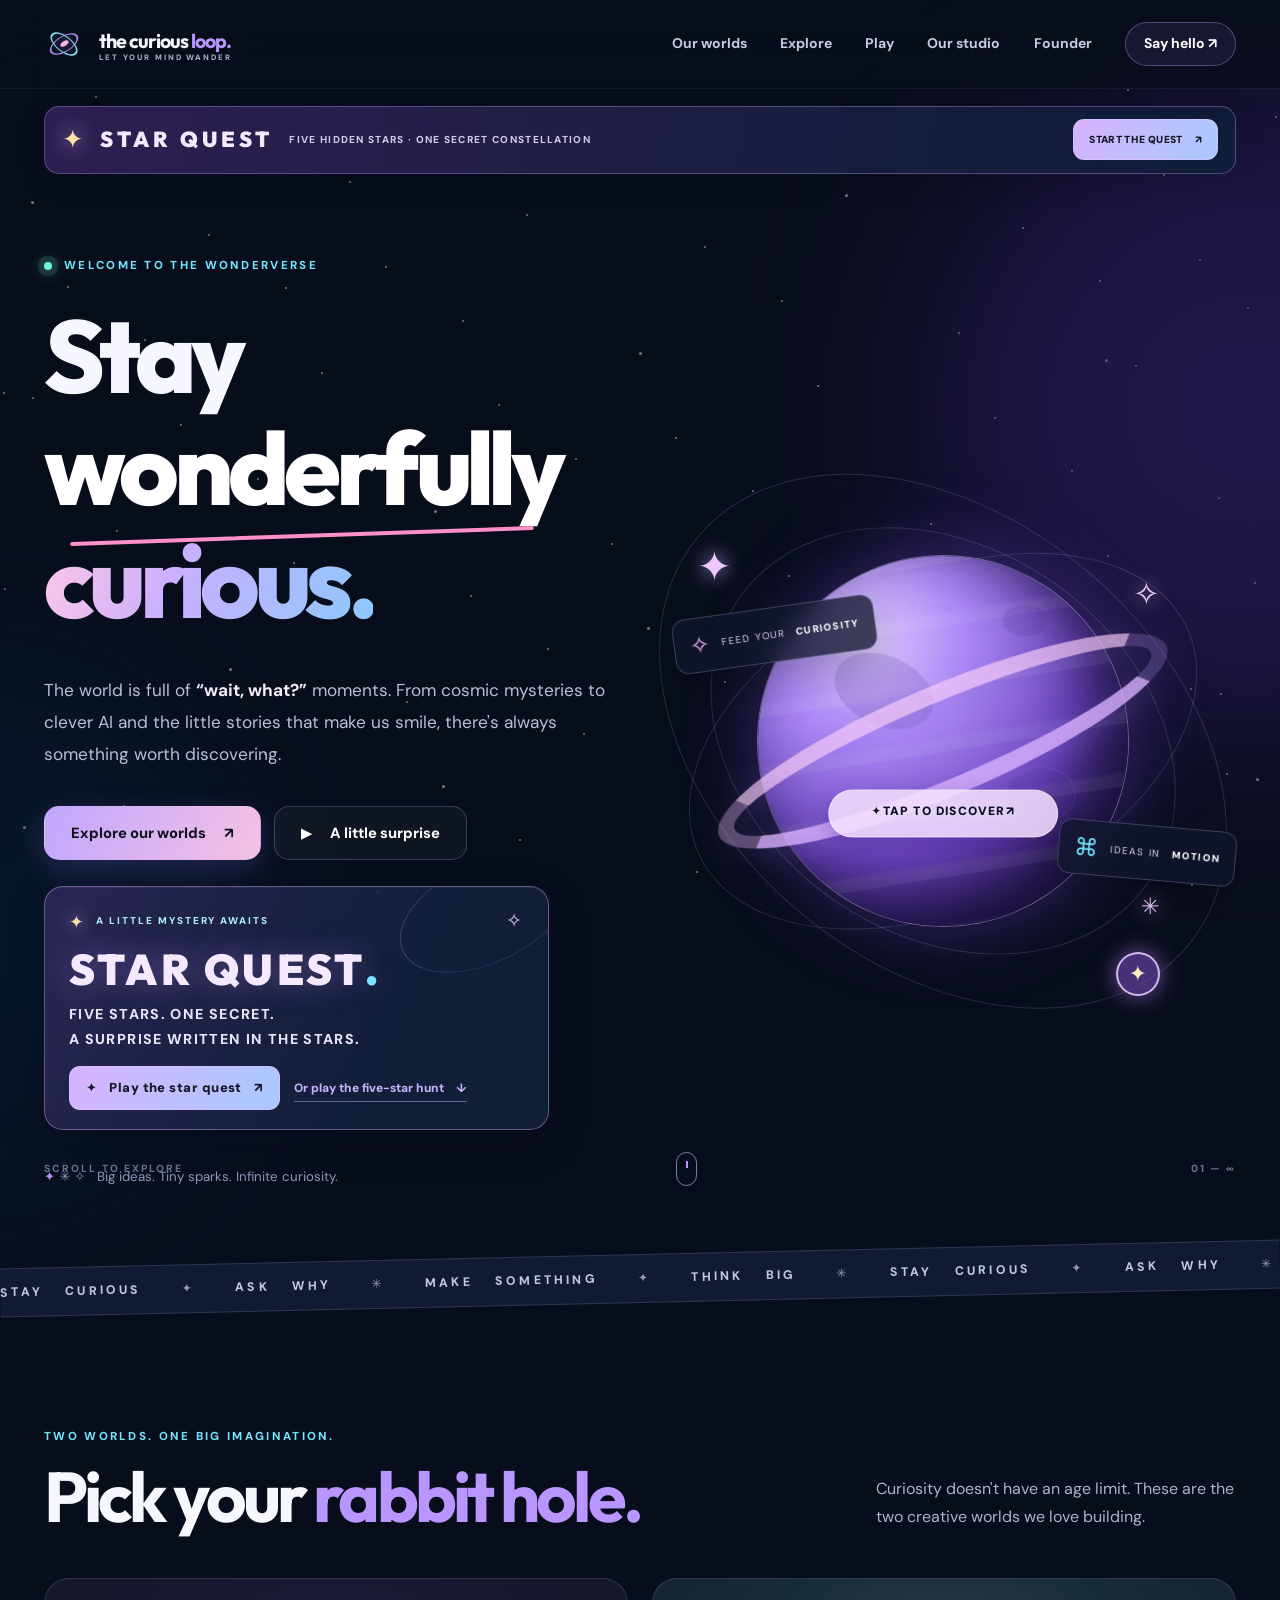
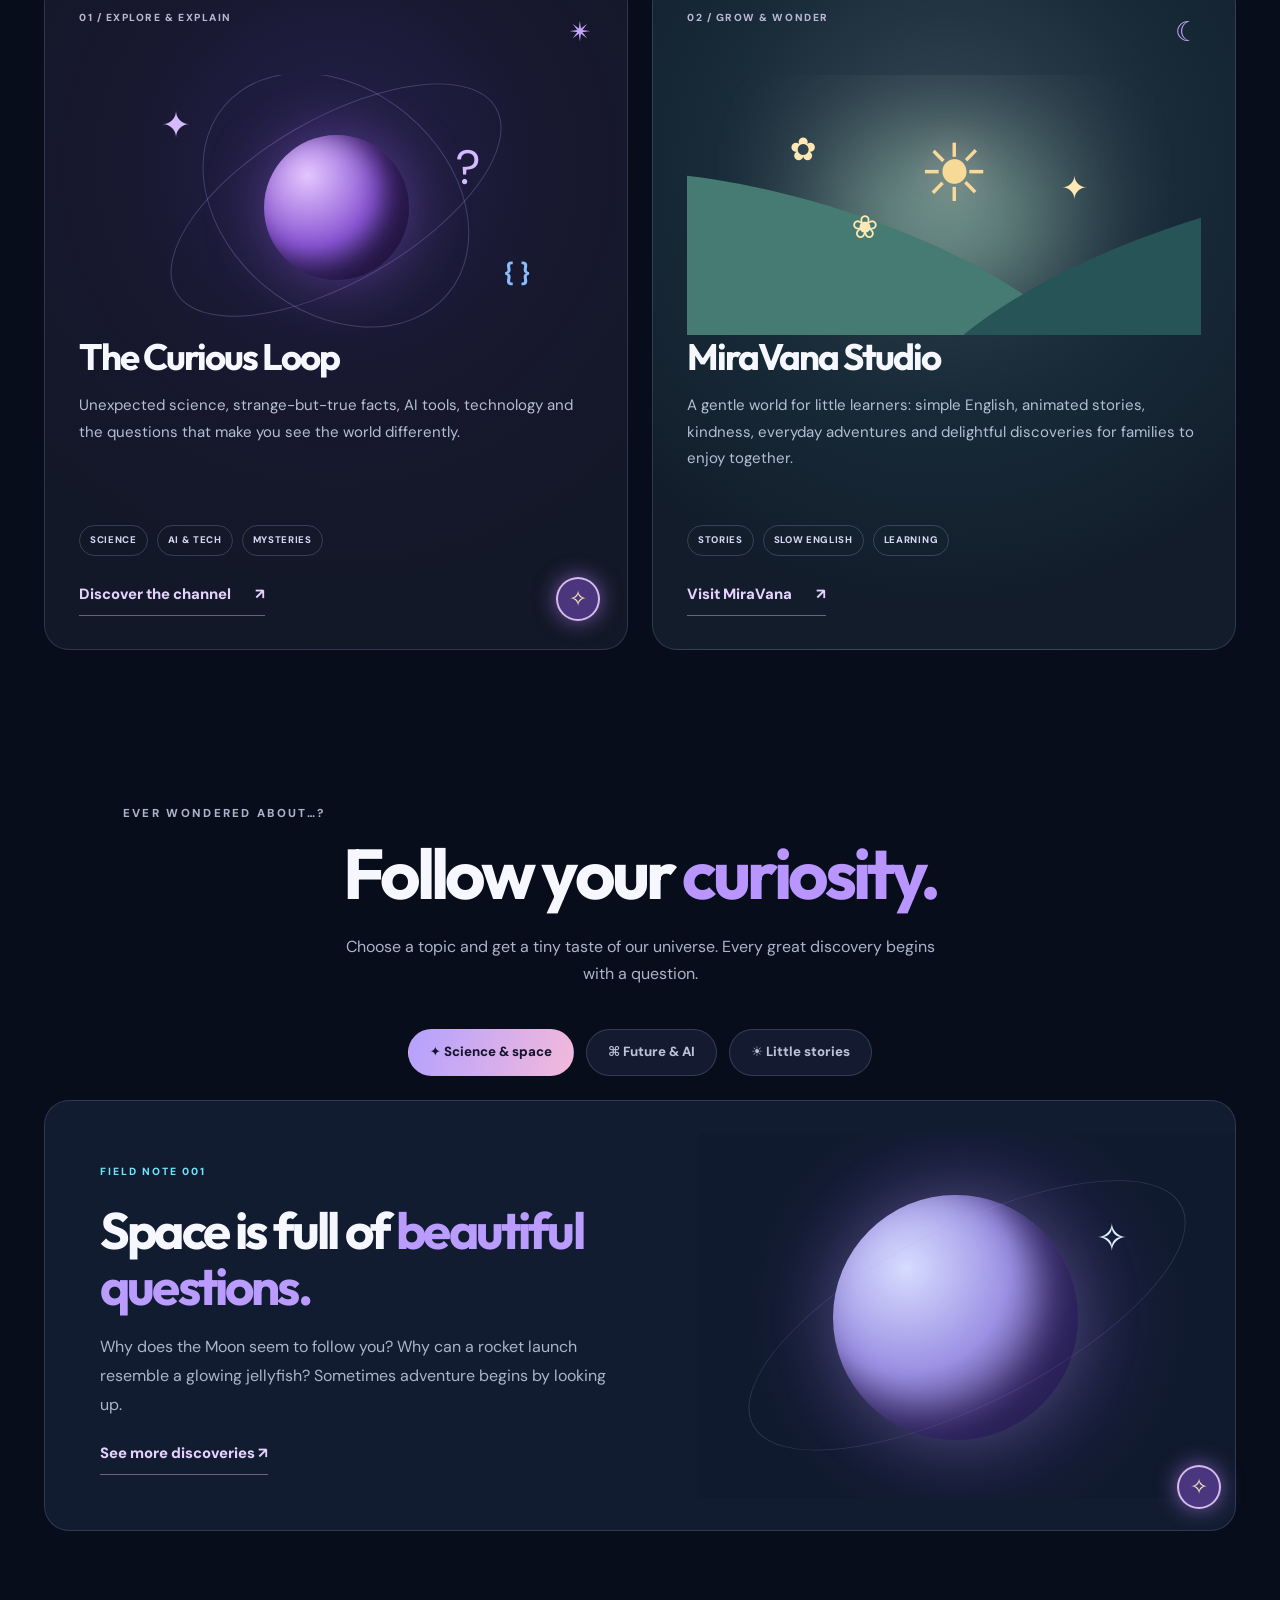
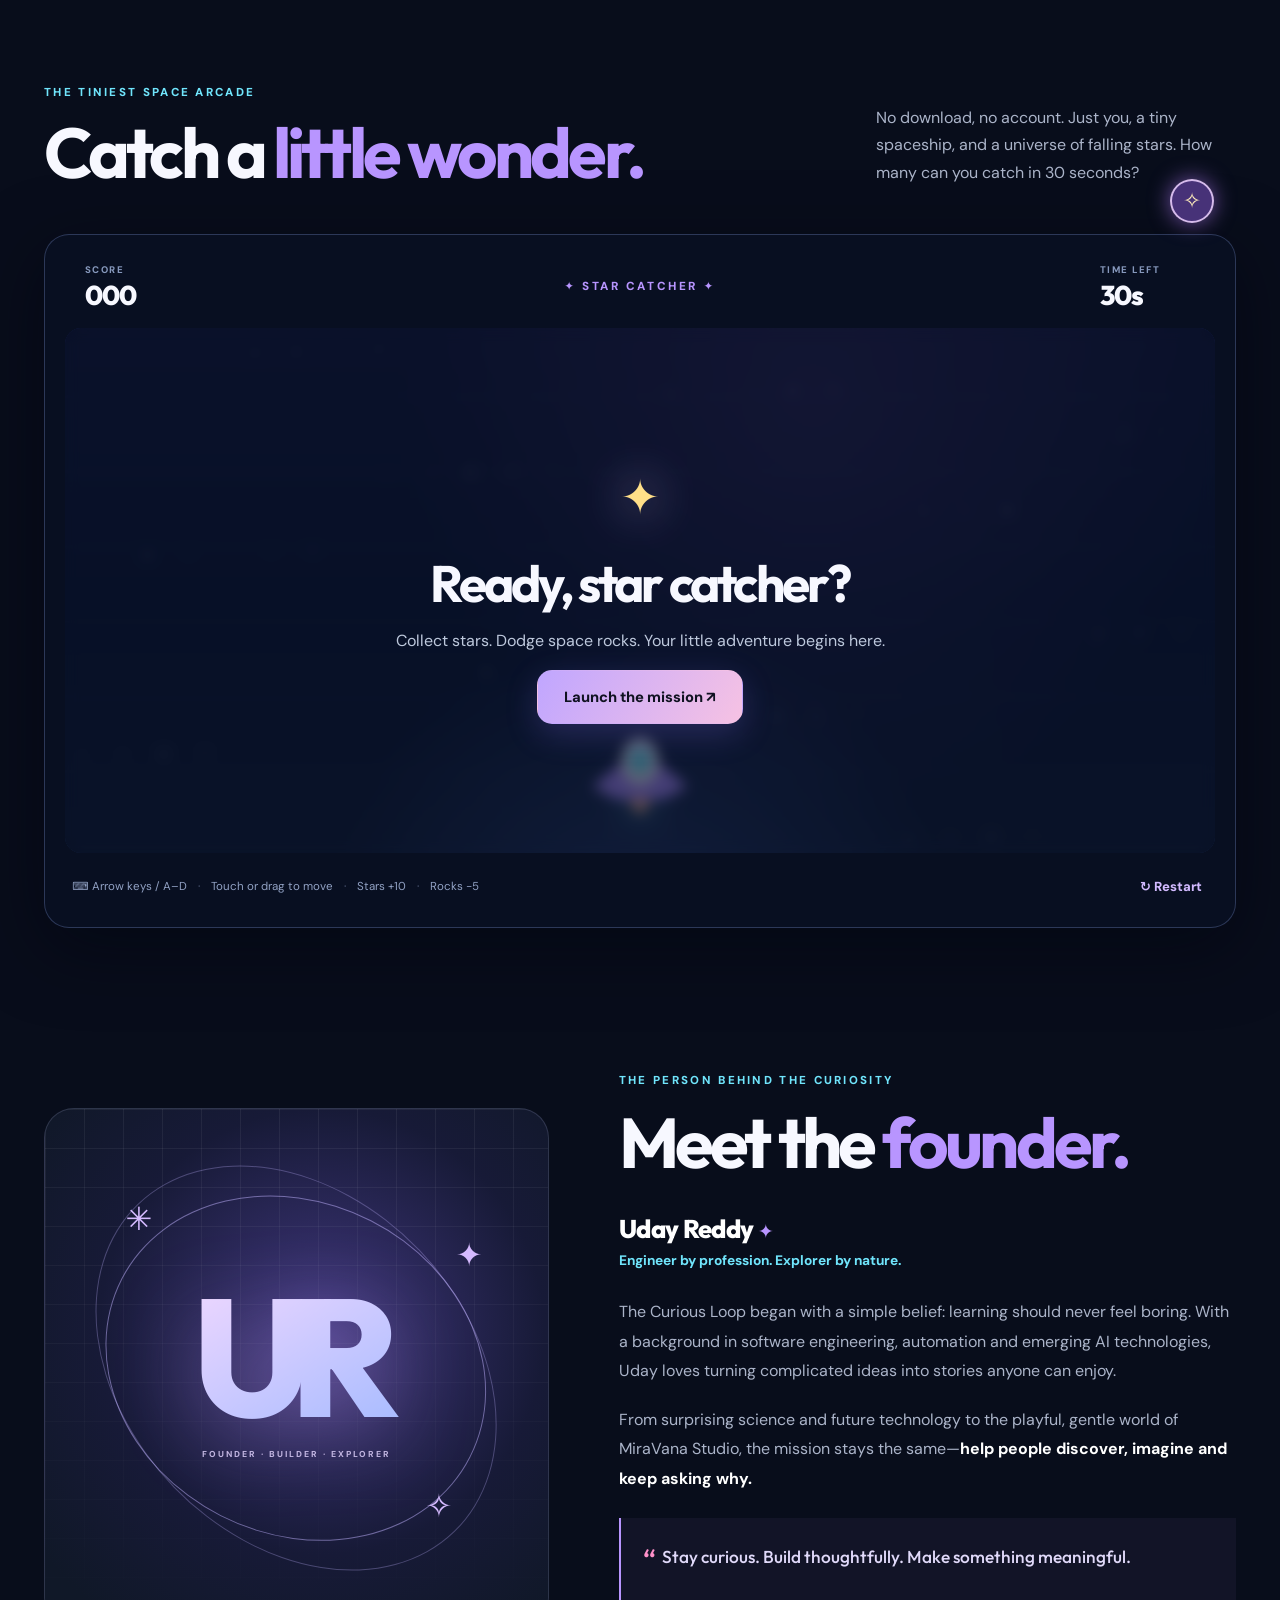
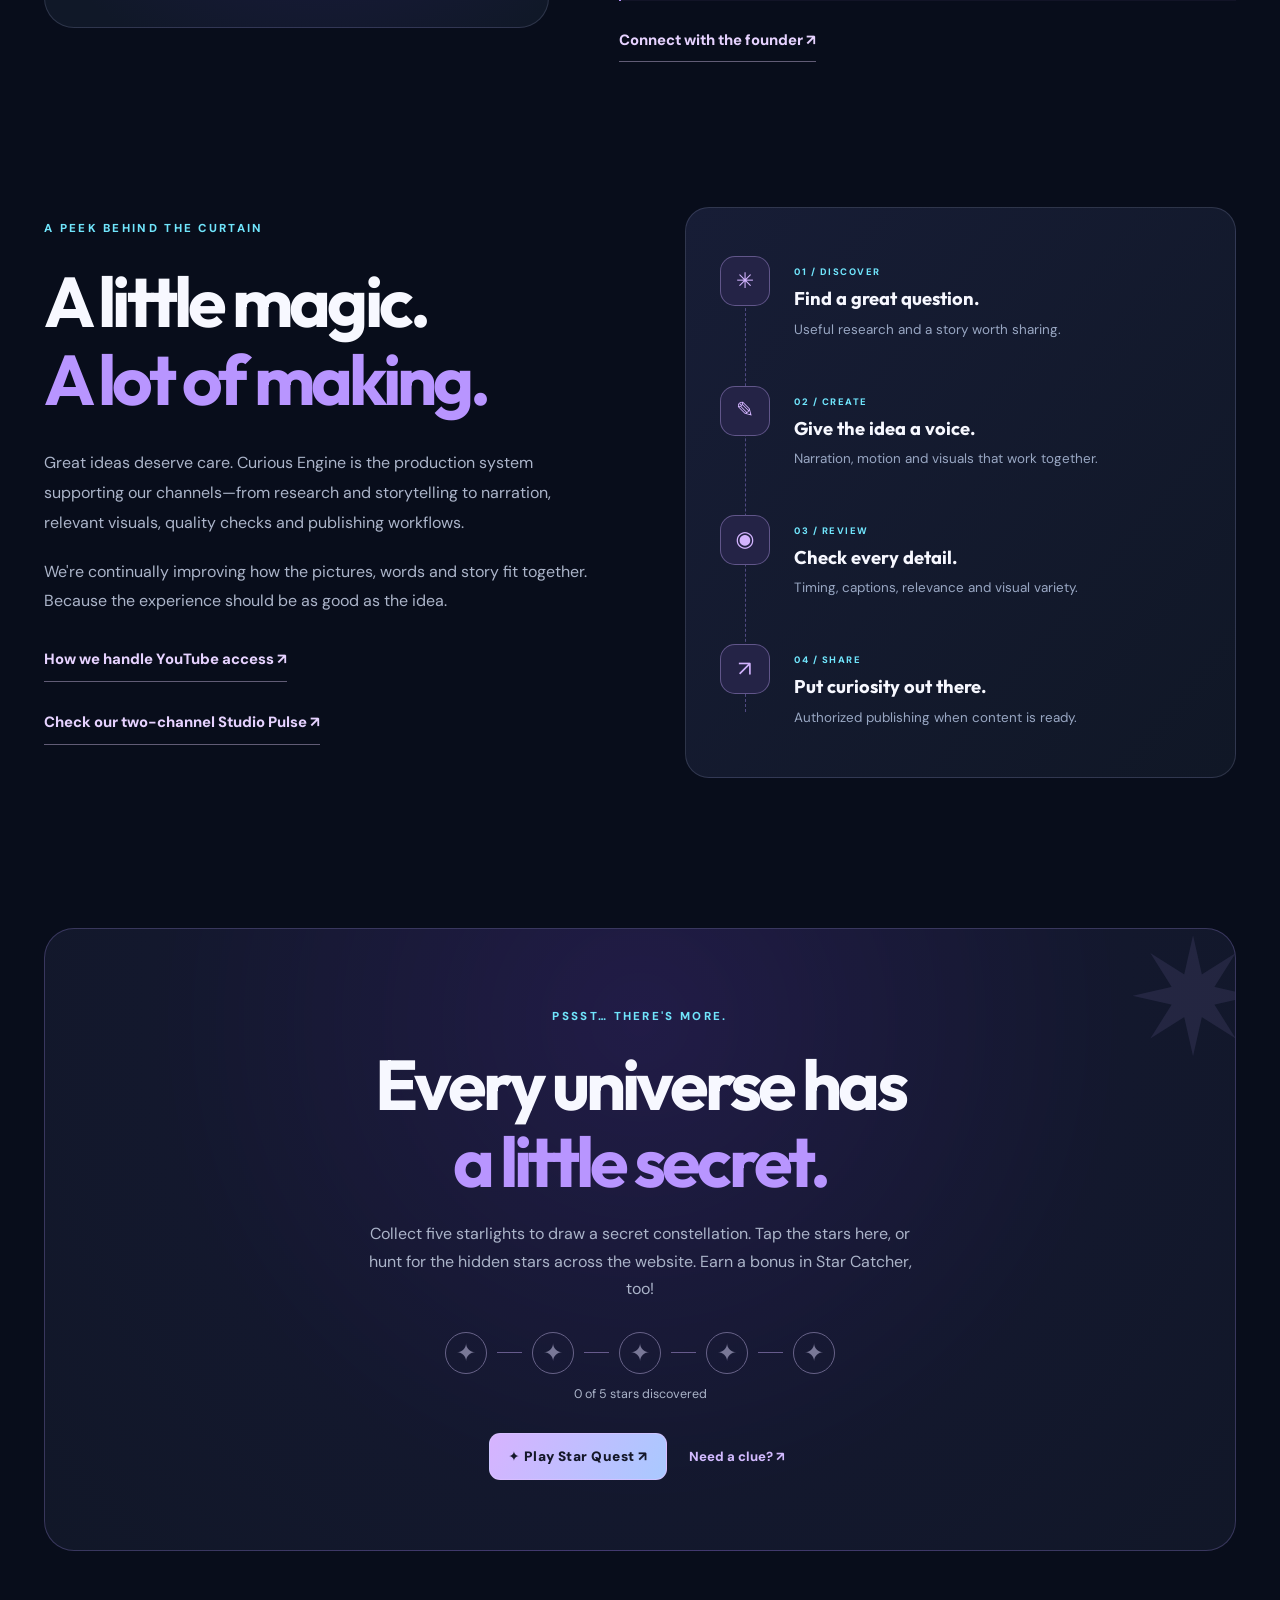
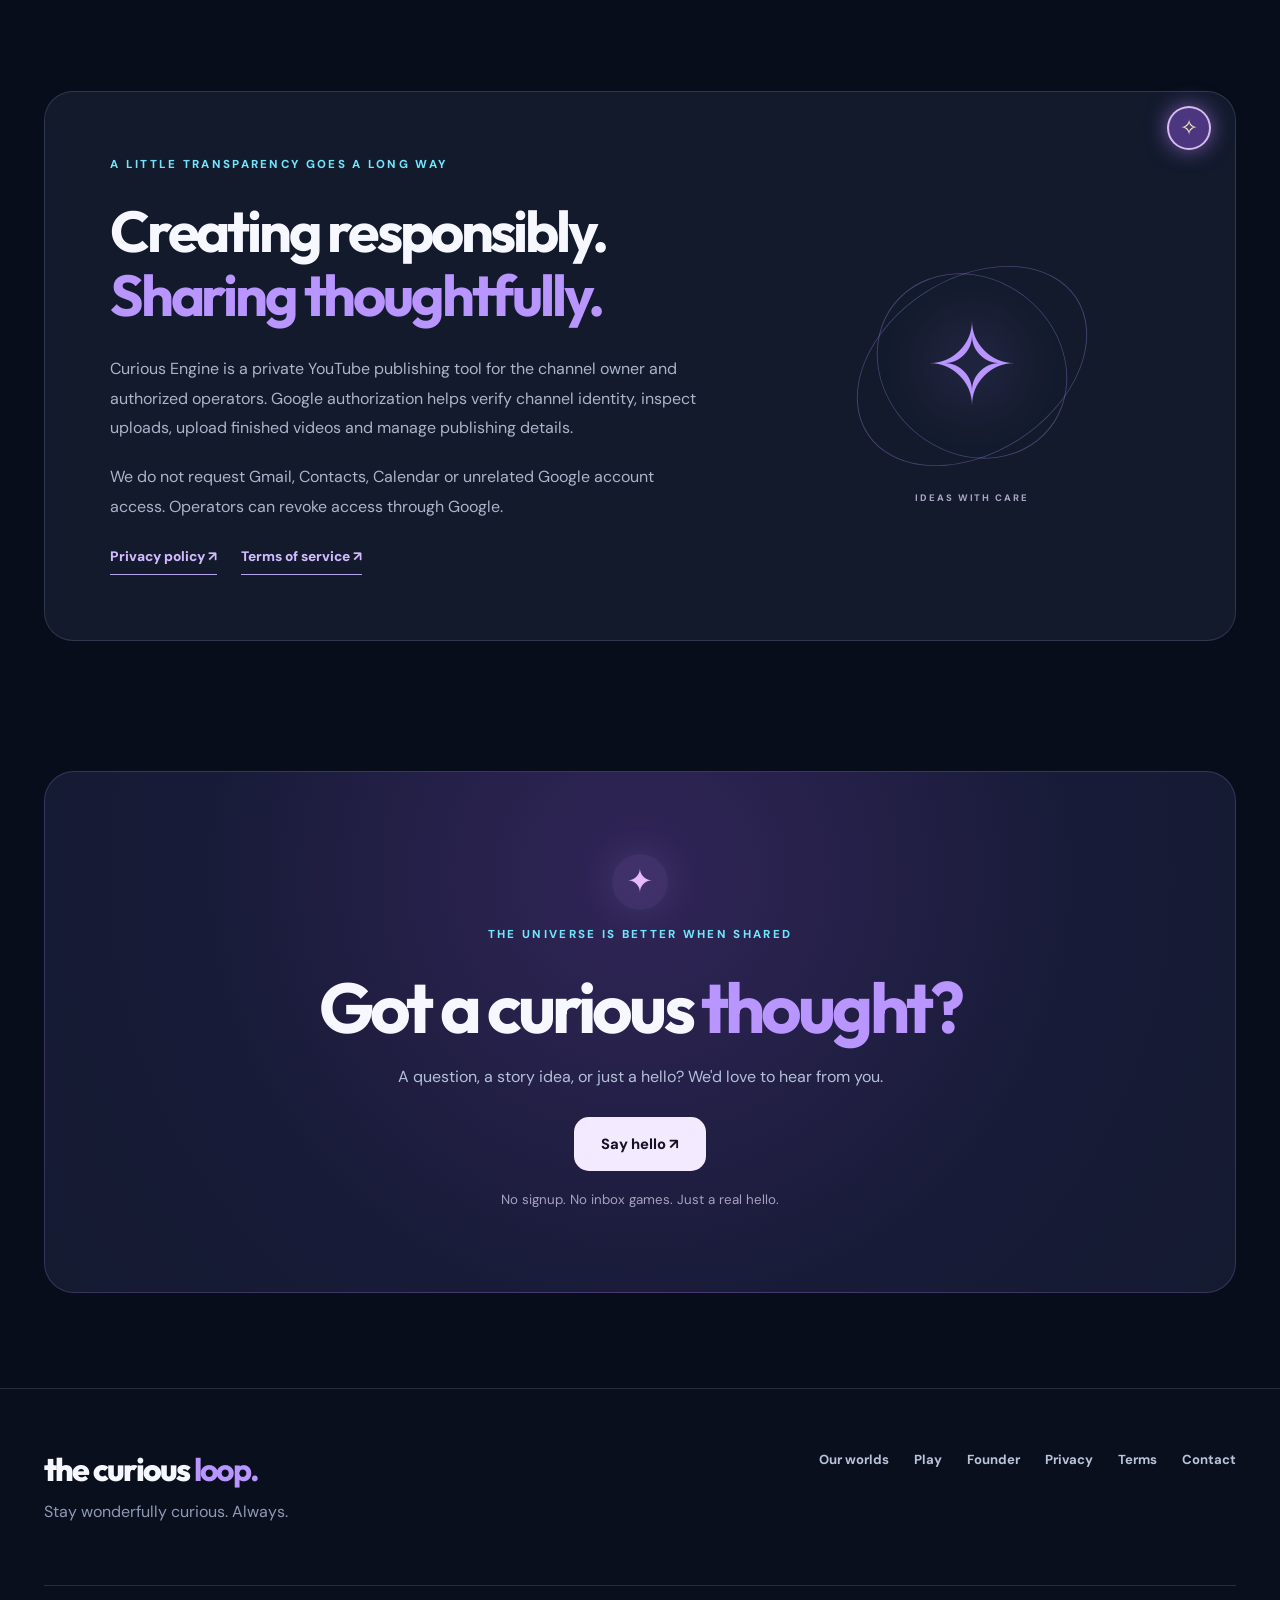
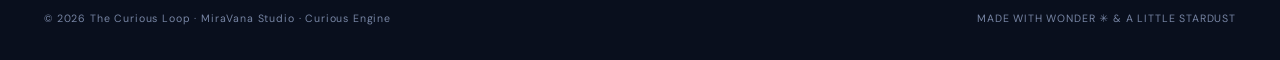
<file: index.html>
<!doctype html>
<html lang="en"><head>
<meta charset="utf-8"><meta name="viewport" content="width=device-width,initial-scale=1">
<meta name="theme-color" content="#080d1b">
<meta name="description" content="Stay wonderfully curious. Science, AI, discoveries and warm little stories from The Curious Loop and MiraVana Studio. Explore a playful cosmic universe and catch some stars.">
<meta property="og:type" content="website"><meta property="og:url" content="https://thecuriousloop.in/">
<meta property="og:title" content="The Curious Loop — Stay Wonderfully Curious">
<meta property="og:description" content="Two creative worlds, infinite things to discover, and a playful little space arcade.">
<meta property="og:image" content="https://thecuriousloop.in/social-preview.svg">
<meta name="twitter:card" content="summary_large_image"><link rel="canonical" href="https://thecuriousloop.in/">
<link rel="icon" href="/favicon.svg" type="image/svg+xml"><link rel="stylesheet" href="/styles.css">
<script src="/quest.js" defer></script>
<script src="/script.js" defer></script><title>The Curious Loop — Stay Wonderfully Curious</title>
</head><body>
<a class="skip-link" href="#main">Skip to content</a>
<div class="progress-line" id="progressLine" aria-hidden="true"></div>
<div class="starfield" id="starfield" aria-hidden="true"></div><div class="ambient ambient-a" aria-hidden="true"></div><div class="ambient ambient-b" aria-hidden="true"></div>
<header class="site-header" id="top"><div class="container header-inner">
<a class="brand" href="/" aria-label="The Curious Loop homepage"><span class="brand-symbol" aria-hidden="true"><i></i><i></i><i></i></span><span>the curious <b>loop.</b><small>LET YOUR MIND WANDER</small></span></a>
<button class="menu-toggle" id="menuToggle" type="button" aria-controls="siteNav" aria-expanded="false" aria-label="Toggle navigation"><span></span><span></span><span></span></button>
<nav class="site-nav" id="siteNav" aria-label="Main navigation"><a href="#worlds">Our worlds</a><a href="#discover">Explore</a><a href="#play">Play</a><a href="#studio">Our studio</a><a href="#founder">Founder</a><a href="#contact" class="nav-pill">Say hello ↗</a></nav>
</div></header>
<main id="main">
<div class="constellation-banner container" aria-label="Star Quest mystery challenge">
  <span class="banner-star" aria-hidden="true">✦</span>
  <div class="banner-text"><strong>STAR QUEST</strong><span>FIVE HIDDEN STARS · ONE SECRET CONSTELLATION</span></div>
  <button type="button" class="banner-open" id="topReveal">START THE QUEST <span aria-hidden="true">↗</span></button>
</div>
<section class="hero container" aria-labelledby="heroTitle"><div class="hero-copy">
<p class="eyebrow"><span class="live-dot" aria-hidden="true"></span> WELCOME TO THE WONDERVERSE</p>
<h1 id="heroTitle">Stay <em>wonderfully</em><br><span class="gradient-text">curious.</span></h1>
<p class="hero-lead">The world is full of <strong>“wait, what?”</strong> moments. From cosmic mysteries to clever AI and the little stories that make us smile, there's always something worth discovering.</p>
<div class="hero-actions"><a href="#worlds" class="btn btn-primary">Explore our worlds <span aria-hidden="true">↗</span></a><a href="#play" class="btn btn-outline"><span aria-hidden="true">▶</span> A little surprise</a></div>
<aside class="hero-dedication" aria-labelledby="yuvanDedicationTitle">
  <div class="dedication-intro"><span class="dedication-spark" aria-hidden="true">✦</span><span>A LITTLE MYSTERY AWAITS</span><span class="dedication-orbit" aria-hidden="true">✧</span></div>
  <h2 id="yuvanDedicationTitle" class="dedication-name quest-name">STAR QUEST<span aria-hidden="true">.</span></h2>
  <p class="dedication-meaning">FIVE STARS. ONE SECRET.<br>A SURPRISE WRITTEN IN THE STARS.</p>
  <button id="revealYuvan" type="button" class="dedication-reveal"><span aria-hidden="true">✦</span> Play the star quest <span aria-hidden="true">↗</span></button>
  <a class="dedication-discover" href="#secret">Or play the five-star hunt <span aria-hidden="true">↓</span></a>
</aside>
<p class="hero-note">✦ ✳ ✧ &nbsp; Big ideas. Tiny sparks. Infinite curiosity.</p>
</div><div class="hero-art" role="group" aria-label="A purple planet with a secret constellation surprise">
<div class="art-glow" aria-hidden="true"></div><div class="art-orbit orbit-1" aria-hidden="true"></div><div class="art-orbit orbit-2" aria-hidden="true"></div><div class="art-orbit orbit-3" aria-hidden="true"></div>
<div class="art-planet" aria-hidden="true"><i></i><i></i><i></i></div><div class="planet-band" aria-hidden="true"></div><button id="planetReveal" class="planet-reveal-button" type="button" aria-label="Reveal the secret constellation"><span aria-hidden="true">✦</span> TAP TO DISCOVER <span aria-hidden="true">↗</span></button>
<span class="art-spark spark-a" aria-hidden="true">✦</span><span class="art-spark spark-b" aria-hidden="true">✧</span><span class="art-spark spark-c" aria-hidden="true">✳</span>
<div class="space-label label-top" aria-hidden="true"><span>✧</span> FEED YOUR <b>CURIOSITY</b></div><div class="space-label label-bottom" aria-hidden="true"><span>⌘</span> IDEAS IN <b>MOTION</b></div>
<button class="hidden-spark secret-hero" type="button" data-letter="Y" aria-label="Find the letter Y in the constellation hunt" title="Hidden star: letter Y"><span aria-hidden="true">✦</span></button>
</div><div class="hero-bottom"><span>SCROLL TO EXPLORE</span><span class="scroll-mouse" aria-hidden="true"></span><span>01 — ∞</span></div></section>

<div class="marquee-section" aria-label="Our motto"><div class="marquee-track" aria-hidden="true"><span>STAY CURIOUS</span> ✦ <span>ASK WHY</span> ✳ <span>MAKE SOMETHING</span> ✦ <span>THINK BIG</span> ✳ <span>STAY CURIOUS</span> ✦ <span>ASK WHY</span> ✳ <span>MAKE SOMETHING</span> ✦ <span>THINK BIG</span> ✳</div></div>

<section class="section container" id="worlds" aria-labelledby="worldsHeading">
<div class="section-header" data-reveal><div><p class="section-kicker">TWO WORLDS. ONE BIG IMAGINATION.</p><h2 id="worldsHeading">Pick your <em>rabbit hole.</em></h2></div><p>Curiosity doesn't have an age limit. These are the two creative worlds we love building.</p></div>
<div class="world-grid">
<article class="world-card curious-card" data-reveal><div class="world-top"><span>01 / EXPLORE & EXPLAIN</span><span aria-hidden="true">✴</span></div>
<div class="world-illustration curious-illustration" aria-hidden="true"><div class="orbit-circle circle-a"></div><div class="orbit-circle circle-b"></div><div class="mini-planet"></div><span class="float-symbol fs1">✦</span><span class="float-symbol fs2">?</span><span class="float-symbol fs3">{ }</span></div>
<h3>The Curious Loop</h3><p>Unexpected science, strange-but-true facts, AI tools, technology and the questions that make you see the world differently.</p>
<div class="tag-list"><span>SCIENCE</span><span>AI & TECH</span><span>MYSTERIES</span></div><a class="world-link" href="https://www.youtube.com/channel/UCuSK43WMaBRN-ULvEVeSSIw" target="_blank" rel="noopener noreferrer">Discover the channel <span aria-hidden="true">↗</span></a>
<button class="hidden-spark card-secret" type="button" data-letter="U" aria-label="Discover a hidden constellation symbol in the curious world">✧</button></article>
<article class="world-card miravana-card" data-reveal><div class="world-top"><span>02 / GROW & WONDER</span><span aria-hidden="true">☾</span></div>
<div class="world-illustration miravana-illustration" aria-hidden="true"><div class="sun-glow"></div><div class="storybook-hill hill-a"></div><div class="storybook-hill hill-b"></div><div class="storybook-sun">☀</div><span class="storybook-star ss1">✿</span><span class="storybook-star ss2">✦</span><span class="storybook-star ss3">❀</span></div>
<h3>MiraVana Studio</h3><p>A gentle world for little learners: simple English, animated stories, kindness, everyday adventures and delightful discoveries for families to enjoy together.</p>
<div class="tag-list"><span>STORIES</span><span>SLOW ENGLISH</span><span>LEARNING</span></div><a class="world-link" href="https://www.youtube.com/channel/UCpSeEHYHZd1C1oki8TIVPHA" target="_blank" rel="noopener noreferrer">Visit MiraVana <span aria-hidden="true">↗</span></a></article>
</div></section>

<section class="section container discover-section" id="discover" aria-labelledby="discoverHeading"><div class="section-header centered" data-reveal><p class="section-kicker">EVER WONDERED ABOUT…?</p><h2 id="discoverHeading">Follow your <em>curiosity.</em></h2><p>Choose a topic and get a tiny taste of our universe. Every great discovery begins with a question.</p></div>
<div class="topic-tabs" role="tablist" aria-label="Discovery topics">
<button class="topic-tab active" id="tab-science" type="button" role="tab" aria-controls="panel-science" aria-selected="true" data-tab="science">✦ Science & space</button>
<button class="topic-tab" id="tab-tech" type="button" role="tab" aria-controls="panel-tech" aria-selected="false" tabindex="-1" data-tab="tech">⌘ Future & AI</button>
<button class="topic-tab" id="tab-stories" type="button" role="tab" aria-controls="panel-stories" aria-selected="false" tabindex="-1" data-tab="stories">☀ Little stories</button></div>
<div class="topic-panel" id="panel-science" role="tabpanel" aria-labelledby="tab-science"><div class="topic-copy"><span class="topic-number">FIELD NOTE 001</span><h3>Space is full of <span>beautiful questions.</span></h3><p>Why does the Moon seem to follow you? Why can a rocket launch resemble a glowing jellyfish? Sometimes adventure begins by looking up.</p><a class="text-link" href="https://www.youtube.com/channel/UCuSK43WMaBRN-ULvEVeSSIw" target="_blank" rel="noopener noreferrer">See more discoveries ↗</a></div><div class="topic-art science-art" aria-hidden="true"><div class="topic-moon"></div><div class="topic-moon-ring"></div><span>✧</span></div></div>
<div class="topic-panel" id="panel-tech" role="tabpanel" aria-labelledby="tab-tech" hidden><div class="topic-copy"><span class="topic-number">FIELD NOTE 002</span><h3>What happens when <span>ideas connect?</span></h3><p>Follow AI agents, automation and real workflows—from a first spark of an idea to something useful you can build and understand.</p><a class="text-link" href="https://www.youtube.com/channel/UCuSK43WMaBRN-ULvEVeSSIw" target="_blank" rel="noopener noreferrer">Explore AI & technology ↗</a></div><div class="topic-art tech-art" aria-hidden="true"><span class="tech-node tn1">AI</span><span class="tech-node tn2">IDEAS</span><span class="tech-node tn3">TOOLS</span></div></div>
<div class="topic-panel" id="panel-stories" role="tabpanel" aria-labelledby="tab-stories" hidden><div class="topic-copy"><span class="topic-number">FIELD NOTE 003</span><h3>Little stories. <span>Big feelings.</span></h3><p>A trip to the farm. A lost crayon. A new word learned. In MiraVana, even the simplest day can become a lovely story.</p><a class="text-link" href="https://www.youtube.com/channel/UCpSeEHYHZd1C1oki8TIVPHA" target="_blank" rel="noopener noreferrer">Explore family stories ↗</a></div><div class="topic-art story-art" aria-hidden="true"><span class="story-flower">✿</span><span class="story-sun">☀</span><div class="story-book">Once<br>upon a<br>time…</div></div></div>
<button class="hidden-spark topic-secret" type="button" data-letter="V" aria-label="Discover a hidden constellation symbol near the discoveries">✧</button>
</section>

<section class="section container game-section" id="play" aria-labelledby="gameTitle"><div class="section-header" data-reveal><div><p class="section-kicker">THE TINIEST SPACE ARCADE</p><h2 id="gameTitle">Catch a <em>little wonder.</em></h2></div><p>No download, no account. Just you, a tiny spaceship, and a universe of falling stars. How many can you catch in 30 seconds?</p></div>
<div class="game-frame" data-reveal><div class="game-toolbar"><div class="game-stat"><small>SCORE</small><strong id="gameScore" aria-live="polite">000</strong></div><span class="game-toolbar-title">✦ STAR CATCHER ✦</span><div class="game-stat"><small>TIME LEFT</small><strong id="gameTime">30s</strong></div></div>
<div class="canvas-wrap"><canvas id="starGame" width="920" height="420" role="img" aria-label="Star Catcher game. Catch yellow stars and avoid red space rocks using left and right arrow keys or touch."></canvas>
<div class="game-overlay" id="gameOverlay"><span class="overlay-icon" aria-hidden="true">✦</span><h3 id="overlayTitle">Ready, star catcher?</h3><p id="overlayDescription">Collect stars. Dodge space rocks. Your little adventure begins here.</p><button class="btn btn-primary" type="button" id="startGame">Launch the mission ↗</button></div></div>
<div class="game-footer"><p>⌨ Arrow keys / A–D <span>·</span> Touch or drag to move <span>·</span> Stars +10 <span>·</span> Rocks −5</p><button type="button" id="restartGame" class="game-restart">↻ Restart</button></div></div>
<button class="hidden-spark game-secret" type="button" data-letter="A" aria-label="Discover a hidden constellation symbol near the game">✧</button>
</section>

<section class="section container founder-section" id="founder" aria-labelledby="founderHeading">
  <div class="founder-layout" data-reveal>
    <div class="founder-visual" aria-hidden="true">
      <div class="founder-grid"></div><div class="founder-orbit orbit-primary"></div><div class="founder-orbit orbit-secondary"></div>
      <div class="founder-monogram"><span>UR</span><small>FOUNDER · BUILDER · EXPLORER</small></div>
      <span class="founder-glint glint-one">✳</span><span class="founder-glint glint-two">✦</span><span class="founder-glint glint-three">✧</span>
    </div>
    <div class="founder-copy">
      <p class="section-kicker">THE PERSON BEHIND THE CURIOSITY</p>
      <h2 id="founderHeading">Meet the <em>founder.</em></h2>
      <p class="founder-name">Uday Reddy <span>✦</span></p>
      <p class="founder-role">Engineer by profession. Explorer by nature.</p>
      <p>The Curious Loop began with a simple belief: learning should never feel boring. With a background in software engineering, automation and emerging AI technologies, Uday loves turning complicated ideas into stories anyone can enjoy.</p>
      <p>From surprising science and future technology to the playful, gentle world of MiraVana Studio, the mission stays the same—<strong>help people discover, imagine and keep asking why.</strong></p>
      <div class="founder-quote"><span aria-hidden="true">“</span>Stay curious. Build thoughtfully. Make something meaningful.</div>
      <a class="text-link" href="mailto:thecuriousloop.ai@gmail.com?subject=Hello%20Uday">Connect with the founder ↗</a>
    </div>
  </div>
</section>

<section class="section container studio-section" id="studio" aria-labelledby="studioHeading"><div class="studio-layout"><div class="studio-copy" data-reveal><p class="section-kicker">A PEEK BEHIND THE CURTAIN</p><h2 id="studioHeading">A little magic.<br><em>A lot of making.</em></h2><p>Great ideas deserve care. Curious Engine is the production system supporting our channels—from research and storytelling to narration, relevant visuals, quality checks and publishing workflows.</p><p>We're continually improving how the pictures, words and story fit together. Because the experience should be as good as the idea.</p><a href="#transparency" class="text-link">How we handle YouTube access ↗</a><p style="margin-top:15px"><a href="/studio-status.html" class="text-link">Check our two-channel Studio Pulse ↗</a></p></div><div class="studio-steps" data-reveal>
<div class="studio-step"><span>✳</span><div><small>01 / DISCOVER</small><strong>Find a great question.</strong><p>Useful research and a story worth sharing.</p></div></div>
<div class="studio-step"><span>✎</span><div><small>02 / CREATE</small><strong>Give the idea a voice.</strong><p>Narration, motion and visuals that work together.</p></div></div>
<div class="studio-step"><span>◉</span><div><small>03 / REVIEW</small><strong>Check every detail.</strong><p>Timing, captions, relevance and visual variety.</p></div></div>
<div class="studio-step"><span>↗</span><div><small>04 / SHARE</small><strong>Put curiosity out there.</strong><p>Authorized publishing when content is ready.</p></div></div>
</div></div></section>

<section class="section container secret-section" id="secret" aria-labelledby="secretHeading"><div class="secret-card" data-reveal><div class="secret-deco" aria-hidden="true">✷</div><p class="section-kicker">PSSST… THERE'S MORE.</p><h2 id="secretHeading">Every universe has<br><em>a little secret.</em></h2><p>Collect five starlights to draw a secret constellation. Tap the stars here, or hunt for the hidden stars across the website. Earn a bonus in Star Catcher, too!</p><div class="constellation-display" aria-label="Hidden constellation progress"><span class="constellation-slot">✦</span><i></i><span class="constellation-slot">✦</span><i></i><span class="constellation-slot">✦</span><i></i><span class="constellation-slot">✦</span><i></i><span class="constellation-slot">✦</span></div><p id="puzzleStatus" class="puzzle-status" role="status" aria-live="polite">0 of 5 stars discovered</p><button class="puzzle-reveal" type="button" id="puzzleReveal">✦ Play Star Quest ↗</button><button class="hint-button" type="button" id="hintButton">Need a clue? ↗</button><p id="puzzleHint" class="puzzle-hint" hidden>First clue: search near the giant planet at the top.</p></div></section>

<section class="section container transparency-section" id="transparency" aria-labelledby="transparencyHeading"><div class="transparency-inner" data-reveal><div><p class="section-kicker">A LITTLE TRANSPARENCY GOES A LONG WAY</p><h2 id="transparencyHeading">Creating responsibly.<br><em>Sharing thoughtfully.</em></h2><p>Curious Engine is a private YouTube publishing tool for the channel owner and authorized operators. Google authorization helps verify channel identity, inspect uploads, upload finished videos and manage publishing details.</p><p>We do not request Gmail, Contacts, Calendar or unrelated Google account access. Operators can revoke access through Google.</p><div class="policy-links"><a href="/privacy.html">Privacy policy ↗</a><a href="/terms.html">Terms of service ↗</a></div></div><div class="trust-visual" aria-hidden="true"><i></i><i></i><span>✧</span><small>IDEAS WITH CARE</small></div></div><button class="hidden-spark privacy-secret" type="button" data-letter="N" aria-label="Discover a hidden constellation symbol near our values">✧</button></section>

<section class="section container contact-section" id="contact" aria-labelledby="contactHeading" data-reveal><div class="contact-orb" aria-hidden="true">✦</div><p class="section-kicker">THE UNIVERSE IS BETTER WHEN SHARED</p><h2 id="contactHeading">Got a curious <em>thought?</em></h2><p>A question, a story idea, or just a hello? We'd love to hear from you.</p><a class="btn btn-light" href="mailto:thecuriousloop.ai@gmail.com?subject=Hello%20from%20the%20Wonderverse">Say hello ↗</a><small>No signup. No inbox games. Just a real hello.</small></section>
</main>
<footer class="site-footer"><div class="container"><div class="footer-top"><div><a class="footer-brand" href="#top">the curious <b>loop.</b></a><p>Stay wonderfully curious. Always.</p></div><div class="footer-links"><a href="#worlds">Our worlds</a><a href="#play">Play</a><a href="#founder">Founder</a><a href="/privacy.html">Privacy</a><a href="/terms.html">Terms</a><a href="mailto:thecuriousloop.ai@gmail.com">Contact</a></div></div><div class="footer-bottom"><span>© <span id="footerYear">2026</span> The Curious Loop · MiraVana Studio · Curious Engine</span><span>MADE WITH WONDER ✳ & A LITTLE STARDUST</span></div></div></footer>
<dialog id="secretDialog" class="secret-dialog quest-dialog" aria-labelledby="questTitle" aria-describedby="questDescription">
  <button type="button" class="dialog-close-x" id="closeDialogX" aria-label="Close Star Quest">×</button>
  <div class="quest-content">
    <div class="quest-heading">
      <p class="section-kicker">THE LITTLE CONSTELLATION ADVENTURE</p>
      <h2 id="questTitle">STAR <em>QUEST.</em></h2>
      <p id="questDescription">Tap each glowing star to connect the constellation. Five stars hide one special surprise.</p>
    </div>
    <div id="questStage" class="quest-stage">
      <div id="questMap" class="quest-map" role="group" aria-label="Five interactive constellation stars">
        <svg class="quest-lines" viewBox="0 0 600 280" preserveAspectRatio="none" aria-hidden="true">
          <path data-quest-line="1" d="M84 156 L192 65"></path>
          <path data-quest-line="2" d="M192 65 L310 145"></path>
          <path data-quest-line="3" d="M310 145 L434 65"></path>
          <path data-quest-line="4" d="M434 65 L521 185"></path>
        </svg>
        <button type="button" class="quest-star" data-star-index="0" aria-label="Collect constellation star 1" aria-pressed="false" style="--star-x:14%;--star-y:56%"><span aria-hidden="true">✦</span><small>01</small></button>
        <button type="button" class="quest-star" data-star-index="1" aria-label="Collect constellation star 2" aria-pressed="false" style="--star-x:32%;--star-y:23%"><span aria-hidden="true">✦</span><small>02</small></button>
        <button type="button" class="quest-star" data-star-index="2" aria-label="Collect constellation star 3" aria-pressed="false" style="--star-x:52%;--star-y:52%"><span aria-hidden="true">✦</span><small>03</small></button>
        <button type="button" class="quest-star" data-star-index="3" aria-label="Collect constellation star 4" aria-pressed="false" style="--star-x:72.5%;--star-y:23%"><span aria-hidden="true">✦</span><small>04</small></button>
        <button type="button" class="quest-star" data-star-index="4" aria-label="Collect constellation star 5" aria-pressed="false" style="--star-x:87%;--star-y:66%"><span aria-hidden="true">✦</span><small>05</small></button>
      </div>
      <div class="quest-progress">
        <div class="quest-progress-copy"><strong id="questCounter">0 / 5 STARS</strong><span id="questLive" role="status" aria-live="polite">Your adventure starts here. Tap a glowing star!</span></div>
        <div class="quest-progress-track" role="progressbar" aria-label="Star Quest completion" aria-valuemin="0" aria-valuemax="5" aria-valuenow="0" id="questProgressBar"><span id="questProgressFill"></span></div>
      </div>
      <div class="quest-footactions">
        <button type="button" id="questReset" class="quest-subtle">↻ Start over</button>
        <button type="button" id="closeDialog" class="quest-subtle">Explore the universe ↗</button>
      </div>
    </div>
    <div id="questCompleted" class="quest-completed" hidden>
      <div class="quest-confetti" aria-hidden="true"><i>✦</i><i>✳</i><i>✧</i><i>✦</i><i>✳</i><i>✧</i><i>✦</i><i>✳</i><i>✧</i><i>✦</i></div>
      <p class="section-kicker">CONSTELLATION UNLOCKED</p>
      <div class="reveal-word" id="revealTitle" aria-label="YUVAN"><span>Y</span> <span>U</span> <span>V</span> <span>A</span> <span>N</span></div>
      <p id="revealDesc" class="reveal-description">Young Universe. Vast Adventures. Never-ending wonder.</p>
      <p class="reveal-subline">A little secret tucked into this big universe, just for the curious at heart. ✨</p>
      <div class="quest-complete-actions">
        <button type="button" id="questReplay" class="quest-subtle">↻ Play again</button>
        <button type="button" class="btn btn-primary" id="closeQuestCompleted">Keep exploring ↗</button>
      </div>
    </div>
  </div>
</dialog>
</body></html>
</file>
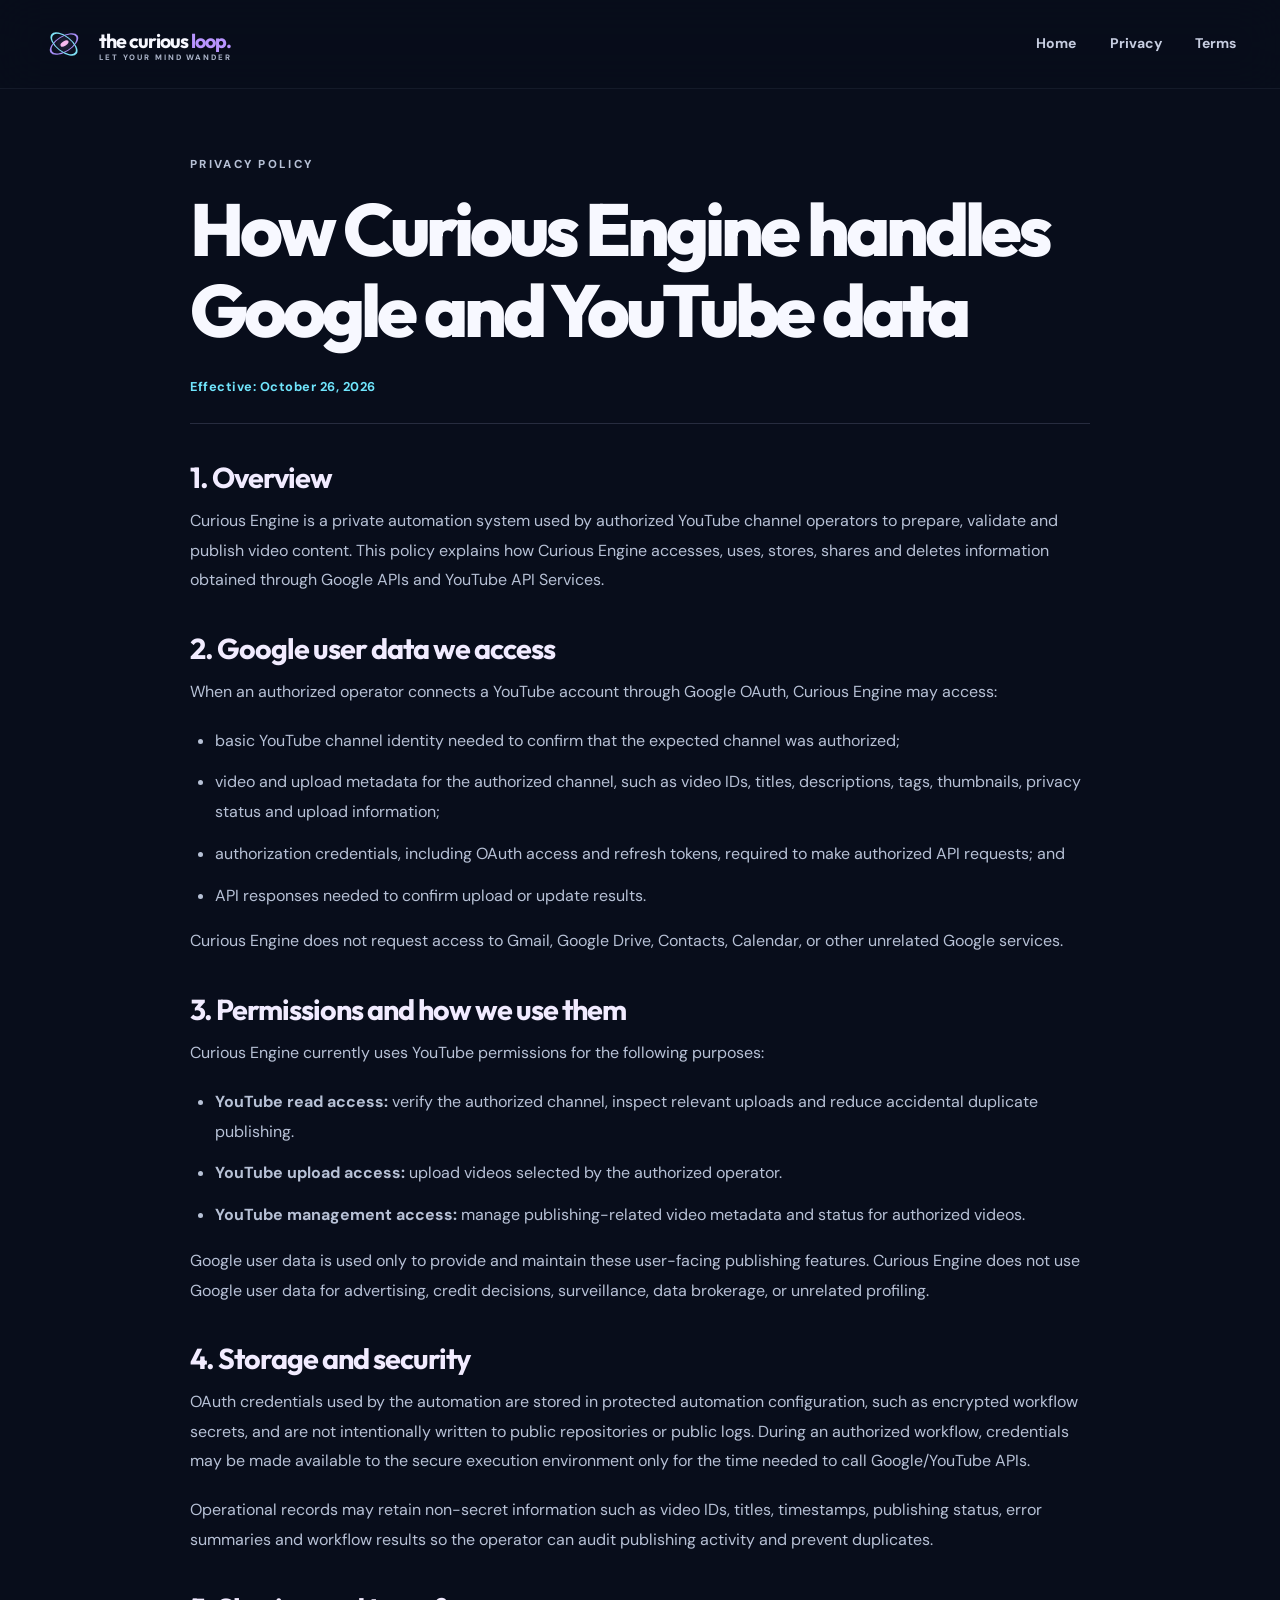
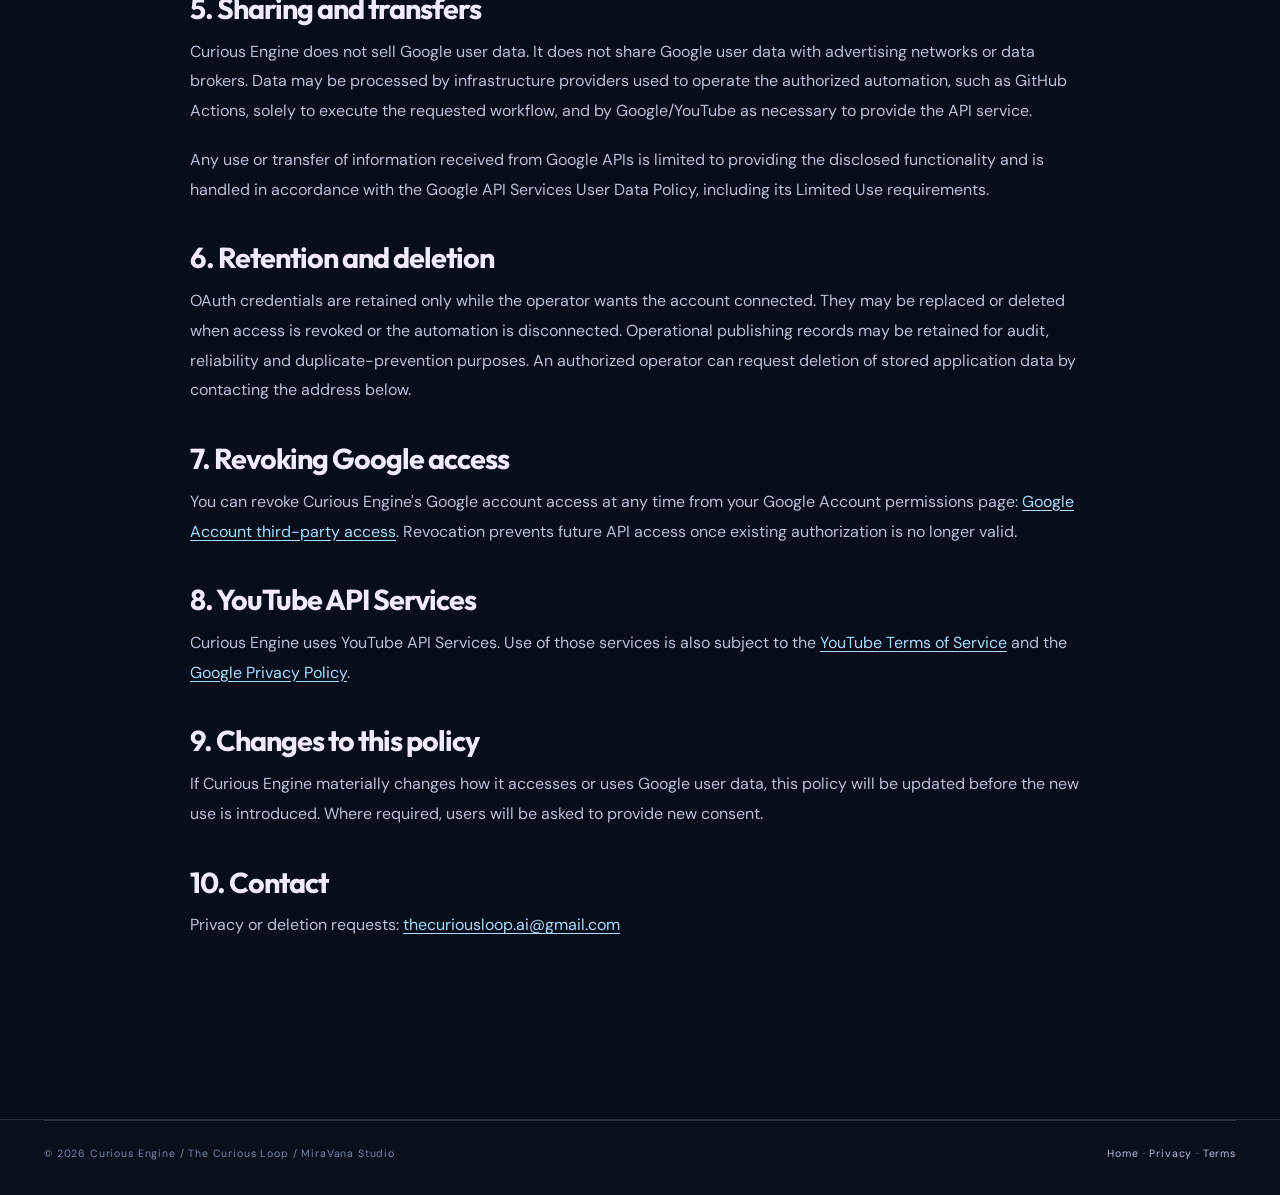
<file: privacy.html>
<!doctype html>
<html lang="en">
<head>
  <meta charset="utf-8">
  <meta name="viewport" content="width=device-width,initial-scale=1">
  <title>Privacy Policy | Curious Engine</title>
  <meta name="description" content="Privacy Policy for Curious Engine and its use of Google and YouTube API data.">
  <link rel="icon" href="/favicon.svg" type="image/svg+xml">
  <link rel="stylesheet" href="/styles.css">
</head>
<body>
  <a href="#main" class="skip-link">Skip to content</a>
  <header class="site-header"><div class="container header-inner">
    <a class="brand" href="/" aria-label="The Curious Loop home"><span class="brand-symbol" aria-hidden="true"><i></i><i></i><i></i></span><span>the curious <b>loop.</b><small>LET YOUR MIND WANDER</small></span></a>
    <nav class="site-nav legal-nav" aria-label="Main navigation"><a href="/">Home</a><a href="/privacy.html">Privacy</a><a href="/terms.html">Terms</a></nav>
  </div></header>

  <main id="main" class="container legal">
    <p class="eyebrow">PRIVACY POLICY</p>
    <h1>How Curious Engine handles Google and YouTube data</h1>
    <p class="meta">Effective: October 26, 2026</p>

    <h2>1. Overview</h2>
    <p>Curious Engine is a private automation system used by authorized YouTube channel operators to prepare, validate and publish video content. This policy explains how Curious Engine accesses, uses, stores, shares and deletes information obtained through Google APIs and YouTube API Services.</p>

    <h2>2. Google user data we access</h2>
    <p>When an authorized operator connects a YouTube account through Google OAuth, Curious Engine may access:</p>
    <ul>
      <li>basic YouTube channel identity needed to confirm that the expected channel was authorized;</li>
      <li>video and upload metadata for the authorized channel, such as video IDs, titles, descriptions, tags, thumbnails, privacy status and upload information;</li>
      <li>authorization credentials, including OAuth access and refresh tokens, required to make authorized API requests; and</li>
      <li>API responses needed to confirm upload or update results.</li>
    </ul>
    <p>Curious Engine does not request access to Gmail, Google Drive, Contacts, Calendar, or other unrelated Google services.</p>

    <h2>3. Permissions and how we use them</h2>
    <p>Curious Engine currently uses YouTube permissions for the following purposes:</p>
    <ul>
      <li><strong>YouTube read access:</strong> verify the authorized channel, inspect relevant uploads and reduce accidental duplicate publishing.</li>
      <li><strong>YouTube upload access:</strong> upload videos selected by the authorized operator.</li>
      <li><strong>YouTube management access:</strong> manage publishing-related video metadata and status for authorized videos.</li>
    </ul>
    <p>Google user data is used only to provide and maintain these user-facing publishing features. Curious Engine does not use Google user data for advertising, credit decisions, surveillance, data brokerage, or unrelated profiling.</p>

    <h2>4. Storage and security</h2>
    <p>OAuth credentials used by the automation are stored in protected automation configuration, such as encrypted workflow secrets, and are not intentionally written to public repositories or public logs. During an authorized workflow, credentials may be made available to the secure execution environment only for the time needed to call Google/YouTube APIs.</p>
    <p>Operational records may retain non-secret information such as video IDs, titles, timestamps, publishing status, error summaries and workflow results so the operator can audit publishing activity and prevent duplicates.</p>

    <h2>5. Sharing and transfers</h2>
    <p>Curious Engine does not sell Google user data. It does not share Google user data with advertising networks or data brokers. Data may be processed by infrastructure providers used to operate the authorized automation, such as GitHub Actions, solely to execute the requested workflow, and by Google/YouTube as necessary to provide the API service.</p>
    <p>Any use or transfer of information received from Google APIs is limited to providing the disclosed functionality and is handled in accordance with the Google API Services User Data Policy, including its Limited Use requirements.</p>

    <h2>6. Retention and deletion</h2>
    <p>OAuth credentials are retained only while the operator wants the account connected. They may be replaced or deleted when access is revoked or the automation is disconnected. Operational publishing records may be retained for audit, reliability and duplicate-prevention purposes. An authorized operator can request deletion of stored application data by contacting the address below.</p>

    <h2>7. Revoking Google access</h2>
    <p>You can revoke Curious Engine's Google account access at any time from your Google Account permissions page: <a href="https://myaccount.google.com/permissions" rel="noopener">Google Account third-party access</a>. Revocation prevents future API access once existing authorization is no longer valid.</p>

    <h2>8. YouTube API Services</h2>
    <p>Curious Engine uses YouTube API Services. Use of those services is also subject to the <a href="https://www.youtube.com/t/terms" rel="noopener">YouTube Terms of Service</a> and the <a href="https://policies.google.com/privacy" rel="noopener">Google Privacy Policy</a>.</p>

    <h2>9. Changes to this policy</h2>
    <p>If Curious Engine materially changes how it accesses or uses Google user data, this policy will be updated before the new use is introduced. Where required, users will be asked to provide new consent.</p>

    <h2>10. Contact</h2>
    <p>Privacy or deletion requests: <a href="mailto:thecuriousloop.ai@gmail.com">thecuriousloop.ai@gmail.com</a></p>
  </main>

  <footer class="site-footer"><div class="container footer-bottom"><span>© 2026 Curious Engine / The Curious Loop / MiraVana Studio</span><span><a href="/">Home</a> · <a href="/privacy.html">Privacy</a> · <a href="/terms.html">Terms</a></span></div></footer>
</body>
</html>
</file>
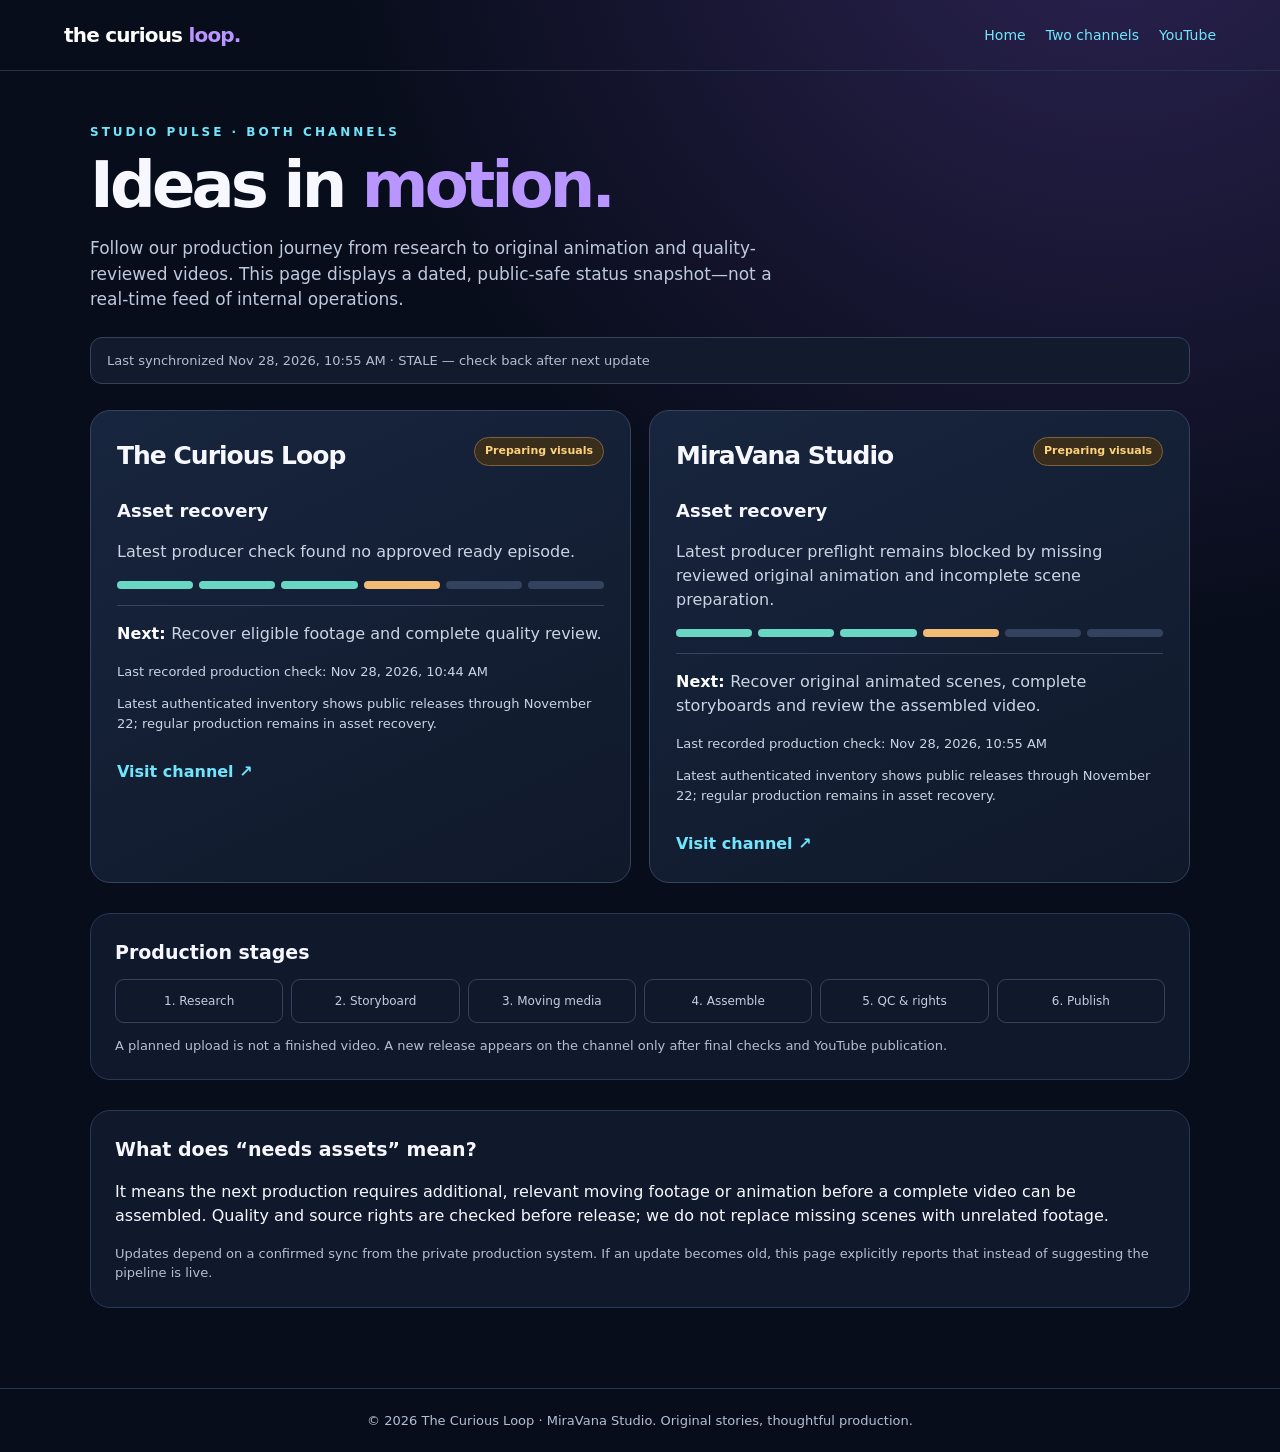
<file: studio-status.html>
<!doctype html>
<html lang="en">
<head>
<meta charset="utf-8"><meta name="viewport" content="width=device-width,initial-scale=1">
<meta name="theme-color" content="#080d1b">
<meta name="robots" content="noindex,follow">
<title>Studio Pulse | The Curious Loop & MiraVana Studio</title>
<meta name="description" content="Transparent, timestamped overview of the two creative channels' production stages.">
<link rel="icon" href="/favicon.svg" type="image/svg+xml">
<style>
:root{color-scheme:dark;--bg:#080d1b;--panel:#111c32;--edge:#35435e;--muted:#b4bed2;--cyan:#70e5fc;--purple:#b895ff;--warn:#ffd27c}
*{box-sizing:border-box}body{margin:0;background:radial-gradient(circle at 87% -10%,#2d2353 0%,transparent 40%),var(--bg);color:#f7f8ff;font-family:system-ui,-apple-system,Segoe UI,Arial,sans-serif;line-height:1.5}
a{color:var(--cyan);text-decoration:none}a:hover{text-decoration:underline}a:focus-visible,button:focus-visible{outline:2px solid var(--cyan);outline-offset:4px}
header{border-bottom:1px solid #263349;padding:20px max(5vw,20px);display:flex;justify-content:space-between;align-items:center;gap:16px;flex-wrap:wrap}header strong{font-size:20px;letter-spacing:-.04em}header strong span{color:var(--purple)}header nav{display:flex;gap:20px;font-size:14px;flex-wrap:wrap}
main{width:min(1100px,calc(100% - 40px));margin:52px auto 80px}.eyebrow{font-size:12px;letter-spacing:3px;color:var(--cyan);font-weight:800;margin-bottom:10px}h1{font-size:clamp(36px,5vw,64px);letter-spacing:-.06em;line-height:1.07;margin:0 0 15px}h1 em{color:var(--purple);font-style:normal}p.lead{color:#bdc9dd;max-width:720px;font-size:17px;margin-bottom:24px}.sync{color:var(--muted);font-size:13px;border:1px solid #35435e;background:#121b2e;padding:13px 16px;border-radius:12px;margin-bottom:26px}
.cards{display:grid;grid-template-columns:repeat(2,minmax(0,1fr));gap:18px}
.card{border:1px solid var(--edge);border-radius:20px;padding:26px;background:linear-gradient(155deg,#17253e,#10192a);min-width:0}
.card-title{display:flex;justify-content:space-between;align-items:start;gap:10px}.card h2{margin:0;font-size:25px;letter-spacing:-.04em}.pill{color:var(--warn);background:#392d1c;padding:5px 10px;border:1px solid #81613c;border-radius:30px;font-size:11px;font-weight:800;white-space:nowrap}
.card .stage{font-size:18px;font-weight:700;margin:22px 0 8px}.card p{color:#cad4e4}.next{border-top:1px solid #35435e;padding-top:16px;margin-top:16px}.next b{color:#fff}.published{font-size:13px;color:#b7c7d7}.card a.channel{display:inline-block;margin-top:14px;font-weight:700}
.rail{display:flex;gap:6px;margin-top:17px}.rail span{height:8px;border-radius:8px;background:#34425d;flex:1}.rail span.completed{background:#6ad6c4}.rail span.current{background:#f2bc74}
section.info{margin-top:30px;border-radius:20px;padding:24px;background:#10192b;border:1px solid #263958}.info h2{font-size:19px;margin:0 0 12px}.steps{display:grid;grid-template-columns:repeat(6,minmax(0,1fr));gap:8px}.steps div{font-size:12px;padding:12px 8px;border-radius:9px;border:1px solid #35435e;color:#c2cee0;text-align:center}
button{font:inherit;border:1px solid #9a8bd1;background:#372d5f;color:#fff;border-radius:10px;padding:8px 15px;cursor:pointer}
footer{border-top:1px solid #28384d;color:#b2bfd3;text-align:center;font-size:13px;padding:22px}
@media(max-width:720px){.cards{grid-template-columns:1fr}.steps{grid-template-columns:repeat(3,1fr)}main{margin-top:32px}.card{padding:20px}}
</style>
</head>
<body>
<header><a href="/" style="color:white"><strong>the curious <span>loop.</span></strong></a><nav><a href="/">Home</a><a href="/#worlds">Two channels</a><a href="https://www.youtube.com/channel/UCuSK43WMaBRN-ULvEVeSSIw" target="_blank" rel="noopener noreferrer">YouTube</a></nav></header>
<main>
<div class="eyebrow">STUDIO PULSE · BOTH CHANNELS</div>
<h1>Ideas in <em>motion.</em></h1>
<p class="lead">Follow our production journey from research to original animation and quality-reviewed videos. This page displays a dated, public-safe status snapshot—not a real-time feed of internal operations.</p>
<div class="sync" id="sync" aria-live="polite">Loading the last synchronized production snapshot…</div>
<div class="cards" id="cards">
<article class="card"><h2>The Curious Loop</h2><p>Fetching saved status…</p></article>
<article class="card"><h2>MiraVana Studio</h2><p>Fetching saved status…</p></article>
</div>
<section class="info"><h2>Production stages</h2><div class="steps"><div>1. Research</div><div>2. Storyboard</div><div>3. Moving media</div><div>4. Assemble</div><div>5. QC & rights</div><div>6. Publish</div></div><p style="color:#b4bed2;font-size:13px;margin-bottom:0">A planned upload is not a finished video. A new release appears on the channel only after final checks and YouTube publication.</p></section>
<section class="info"><h2>What does “needs assets” mean?</h2><p>It means the next production requires additional, relevant moving footage or animation before a complete video can be assembled. Quality and source rights are checked before release; we do not replace missing scenes with unrelated footage.</p><p style="color:#b4bed2;font-size:13px;margin:0">Updates depend on a confirmed sync from the private production system. If an update becomes old, this page explicitly reports that instead of suggesting the pipeline is live.</p></section>
</main><footer>© 2026 The Curious Loop · MiraVana Studio. Original stories, thoughtful production.</footer>
<script>
(function(){
'use strict';
const $=id=>document.getElementById(id);
const safeUrl=url=>{try {const u=new URL(url);return u.protocol==='https:'&&u.hostname==='www.youtube.com'&&u.pathname.startsWith('/channel/')?u.href:'#';}catch{return '#';}};
function element(tag,cls,text){const node=document.createElement(tag);if(cls)node.className=cls;if(text!==undefined)node.textContent=String(text);return node;}
function card(data){
 const article=element('article','card');
 const head=element('div','card-title');head.append(element('h2','',data.name||'Channel'),element('span','pill',data.status==='needs_assets'||data.status==='needs_animation'?'Preparing visuals':data.status||'Checking'));article.append(head);
 article.append(element('div','stage',data.stage||'Status not available'),element('p','',data.summary||'No verified update.'));
 const rail=element('div','rail');rail.setAttribute('aria-label','Production stage: '+(data.stage||'unknown'));
 for(let i=0;i<6;i++){const s=element('span',i<Number(data.stage_index)?'completed':i===Number(data.stage_index)?'current':'');rail.append(s);}article.append(rail);
 const next=element('p','next');next.append(element('b','','Next: '),document.createTextNode(data.next||'Check again after the next sync'));article.append(next);
 if(data.last_production_check_utc){const t=new Date(data.last_production_check_utc);if(!Number.isNaN(t.getTime()))article.append(element('p','published','Last recorded production check: '+t.toLocaleString(undefined,{dateStyle:'medium',timeStyle:'short'})));}
 article.append(element('p','published',data.public_video_status||'No current public upload data.'));
 const a=element('a','channel','Visit channel ↗');a.href=safeUrl(data.channel_url);a.target='_blank';a.rel='noopener noreferrer';article.append(a);
 return article;
}
async function refresh(){
 try{
  const r=await fetch('/production-status.json?cache='+Date.now(),{cache:'no-store'});
  if(!r.ok)throw Error('HTTP '+r.status);
  const d=await r.json();if(!Array.isArray(d.channels)||d.channels.length!==2)throw Error('Invalid snapshot');
  const date=new Date(d.updated_utc);if(Number.isNaN(date.getTime()))throw Error('Missing timestamp');
  const age=Date.now()-date.getTime();
  const msg='Last synchronized '+date.toLocaleString(undefined,{dateStyle:'medium',timeStyle:'short'})+(age>4*3600000?' · STALE — check back after next update':' · Saved production state, not live footage');
  $('sync').textContent=msg;
  const nodes=d.channels.map(card);$('cards').replaceChildren(...nodes);
 }catch(e){$('sync').textContent='Status unavailable — previous information may be outdated. Please check the channel pages for public videos.';}
}
refresh();setInterval(refresh,60000);
})();
</script>
</body></html>
</file>
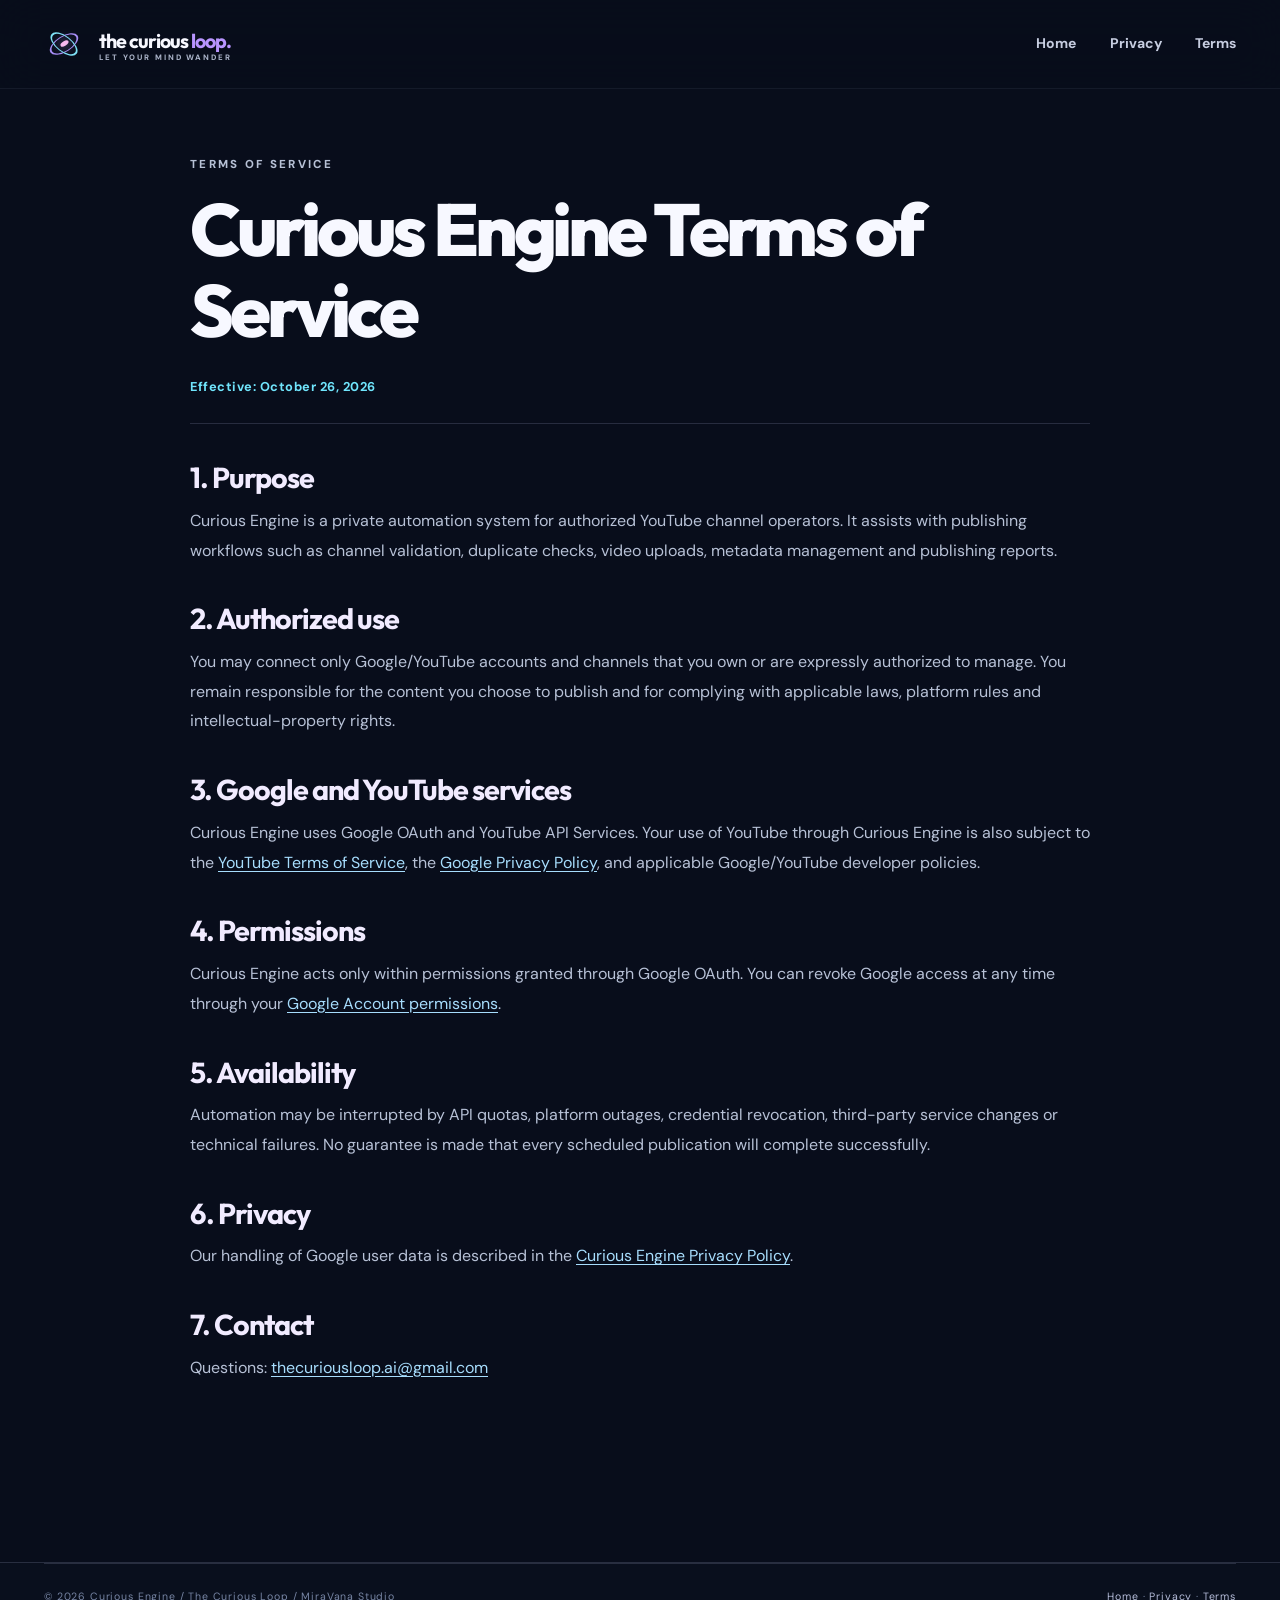
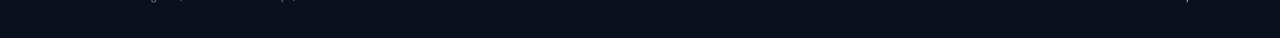
<file: terms.html>
<!doctype html>
<html lang="en">
<head>
  <meta charset="utf-8">
  <meta name="viewport" content="width=device-width,initial-scale=1">
  <title>Terms of Service | Curious Engine</title>
  <meta name="description" content="Terms of Service for Curious Engine.">
  <link rel="icon" href="/favicon.svg" type="image/svg+xml">
  <link rel="stylesheet" href="/styles.css">
</head>
<body>
  <a href="#main" class="skip-link">Skip to content</a>
  <header class="site-header"><div class="container header-inner">
    <a class="brand" href="/" aria-label="The Curious Loop home"><span class="brand-symbol" aria-hidden="true"><i></i><i></i><i></i></span><span>the curious <b>loop.</b><small>LET YOUR MIND WANDER</small></span></a>
    <nav class="site-nav legal-nav" aria-label="Main navigation"><a href="/">Home</a><a href="/privacy.html">Privacy</a><a href="/terms.html">Terms</a></nav>
  </div></header>

  <main id="main" class="container legal">
    <p class="eyebrow">TERMS OF SERVICE</p>
    <h1>Curious Engine Terms of Service</h1>
    <p class="meta">Effective: October 26, 2026</p>

    <h2>1. Purpose</h2>
    <p>Curious Engine is a private automation system for authorized YouTube channel operators. It assists with publishing workflows such as channel validation, duplicate checks, video uploads, metadata management and publishing reports.</p>

    <h2>2. Authorized use</h2>
    <p>You may connect only Google/YouTube accounts and channels that you own or are expressly authorized to manage. You remain responsible for the content you choose to publish and for complying with applicable laws, platform rules and intellectual-property rights.</p>

    <h2>3. Google and YouTube services</h2>
    <p>Curious Engine uses Google OAuth and YouTube API Services. Your use of YouTube through Curious Engine is also subject to the <a href="https://www.youtube.com/t/terms" rel="noopener">YouTube Terms of Service</a>, the <a href="https://policies.google.com/privacy" rel="noopener">Google Privacy Policy</a>, and applicable Google/YouTube developer policies.</p>

    <h2>4. Permissions</h2>
    <p>Curious Engine acts only within permissions granted through Google OAuth. You can revoke Google access at any time through your <a href="https://myaccount.google.com/permissions" rel="noopener">Google Account permissions</a>.</p>

    <h2>5. Availability</h2>
    <p>Automation may be interrupted by API quotas, platform outages, credential revocation, third-party service changes or technical failures. No guarantee is made that every scheduled publication will complete successfully.</p>

    <h2>6. Privacy</h2>
    <p>Our handling of Google user data is described in the <a href="/privacy.html">Curious Engine Privacy Policy</a>.</p>

    <h2>7. Contact</h2>
    <p>Questions: <a href="mailto:thecuriousloop.ai@gmail.com">thecuriousloop.ai@gmail.com</a></p>
  </main>

  <footer class="site-footer"><div class="container footer-bottom"><span>© 2026 Curious Engine / The Curious Loop / MiraVana Studio</span><span><a href="/">Home</a> · <a href="/privacy.html">Privacy</a> · <a href="/terms.html">Terms</a></span></div></footer>
</body>
</html>
</file>
<file: styles.css>
@import url('https://fonts.googleapis.com/css2?family=DM+Sans:wght@400;500;600;700;800&family=Outfit:wght@400;500;600;700;800;900&display=swap');
:root{--bg:#080d1b;--bg-soft:#10172b;--white:#f7f8ff;--muted:#abb4c9;--purple:#b895ff;--violet:#8b5cf6;--cyan:#70e5fc;--pink:#ff90c9;--line:rgba(196,204,245,.16);--display:'Outfit',system-ui,sans-serif;--body:'DM Sans',system-ui,sans-serif}
*{box-sizing:border-box}
html{scroll-behavior:smooth;scroll-padding-top:104px}
body{margin:0;min-width:320px;background:var(--bg);color:var(--white);font:400 16px/1.7 var(--body);overflow-x:hidden}
button,input{font:inherit}
button{cursor:pointer}
a{color:inherit;text-decoration:none}
a:hover{color:var(--cyan)}
p{margin:0 0 1.2em}
h1,h2,h3{font-family:var(--display);letter-spacing:-.055em;line-height:1.1;margin:0}
h1{font-size:clamp(3.7rem,8vw,7rem);font-weight:800}
h2{font-size:clamp(2.7rem,5.5vw,4.8rem);font-weight:700}
h3{font-size:clamp(1.7rem,3vw,2.3rem)}
h1 em,h2 em{font-style:normal;color:var(--purple)}
::selection{background:#8b5cf6;color:white}
:focus-visible{outline:3px solid var(--cyan);outline-offset:4px}
.container{width:min(1192px,calc(100% - 72px));margin-inline:auto}
.skip-link{position:fixed;top:-90px;left:18px;background:white;color:#11192b;padding:10px 18px;z-index:1000;border-radius:10px}
.skip-link:focus{top:12px}
.progress-line{position:fixed;z-index:180;top:0;left:0;width:0;height:3px;background:linear-gradient(90deg,var(--cyan),var(--pink));pointer-events:none}
.starfield{position:absolute;top:0;left:0;width:100%;height:900px;z-index:0;pointer-events:none;overflow:hidden}
.starfield i{position:absolute;width:2px;height:2px;background:#fff;border-radius:50%;opacity:.45;animation:twinkle var(--duration,4s) ease-in-out infinite alternate;animation-delay:var(--delay,0s)}
.ambient{position:absolute;pointer-events:none;z-index:0;filter:blur(95px);opacity:.43;border-radius:50%}
.ambient-a{top:90px;right:-290px;width:640px;height:640px;background:#412481}
.ambient-b{top:670px;left:-280px;width:520px;height:520px;background:#064e77;opacity:.14}
.site-header{position:sticky;top:0;z-index:100;background:rgba(8,13,27,.77);border-bottom:1px solid rgba(170,191,230,.08);backdrop-filter:blur(24px);-webkit-backdrop-filter:blur(24px)}
.header-inner{display:flex;align-items:center;justify-content:space-between;min-height:88px;gap:28px}
.brand{display:inline-flex;align-items:center;gap:13px;font-family:var(--display);font-size:1.23rem;font-weight:700;letter-spacing:-.05em;white-space:nowrap}
.brand b,.footer-brand b{color:var(--purple)}
.brand small{display:block;letter-spacing:.24em;font-size:.49rem;font-family:var(--body);font-weight:800;color:var(--muted);margin-top:-6px}
.brand-symbol{position:relative;display:block;width:42px;height:42px}
.brand-symbol i{position:absolute;top:5px;left:4px;width:32px;height:32px;border:2px solid #a58df5;border-radius:50%;transform:rotate(-32deg) scaleY(.50)}
.brand-symbol i:nth-child(2){transform:rotate(38deg) scaleY(.5);border-color:#7de1f5}
.brand-symbol i:nth-child(3){width:9px;height:9px;border:0;background:#f8b9ef;top:16px;left:16px;box-shadow:0 0 16px #c09cff}
.site-nav{display:flex;align-items:center;gap:clamp(16px,2.6vw,36px);font-size:.875rem;font-weight:700;color:#c6cde0}
.site-nav>a{transition:color .2s}
.site-nav .nav-pill{border:1px solid rgba(185,159,255,.34);color:white;padding:9px 18px;border-radius:100px;background:rgba(157,126,254,.1)}
.site-nav .nav-pill:hover{background:rgba(157,126,254,.23)}
.menu-toggle{display:none;flex-shrink:0;width:44px;height:44px;border:1px solid var(--line);background:rgba(255,255,255,.04);border-radius:12px;padding:12px}
.menu-toggle span{display:block;height:2px;background:white;margin:4px auto;width:100%;border-radius:2px}
.hero{min-height:730px;padding-top:94px;display:grid;grid-template-columns:1fr 1fr;position:relative;gap:20px;align-items:center}
.hero-copy{position:relative;z-index:5;transform:translateY(-10px)}
.eyebrow,.section-kicker{font:800 .72rem/1.4 var(--body);letter-spacing:.20em;color:var(--cyan);margin-bottom:26px}
.eyebrow{display:flex;align-items:center;gap:12px}
.live-dot{width:8px;height:8px;background:#6ff5d2;border-radius:100%;box-shadow:0 0 0 6px rgba(111,245,210,.11),0 0 15px rgba(111,245,210,.9)}
.hero h1 em{font-style:normal;color:white;position:relative}
.hero h1 em:after{content:'';position:absolute;height:4px;background:var(--pink);left:5%;right:5%;bottom:-6px;border-radius:8px;transform:rotate(-2deg)}
.gradient-text{color:transparent;background:linear-gradient(105deg,#ffc7e6 0,#cbafff 40%,#8ac9fe 100%);background-clip:text;-webkit-background-clip:text}
.hero-lead{max-width:570px;color:#b7c0d8;font-size:clamp(1.04rem,1.35vw,1.19rem);line-height:1.87;margin:36px 0}
.hero-lead strong{color:#f6edf9;font-weight:700}
.hero-actions{display:flex;gap:13px;flex-wrap:wrap}
.btn{display:inline-flex;gap:18px;align-items:center;justify-content:center;min-height:54px;padding:12px 26px;border-radius:15px;border:1px solid transparent;font-weight:800;font-size:.92rem;transition:transform .22s,box-shadow .22s,background .22s;color:white}
.btn:hover{transform:translateY(-3px);color:white}
.btn-primary{color:#101221;background:linear-gradient(120deg,#c0a6ff,#f6c2e3);box-shadow:0 10px 32px rgba(144,113,255,.21)}
.btn-primary:hover{color:#101221;box-shadow:0 14px 45px rgba(172,126,255,.43)}
.btn-outline{background:rgba(255,255,255,.035);border-color:rgba(188,197,237,.24)}
.btn-outline:hover{background:rgba(255,255,255,.08)}
.hero-note{margin-top:36px;color:#8e9ab9;font-size:.83rem}
.hero-note:first-letter{color:var(--purple)}
.hero-art{min-height:580px;position:relative;isolation:isolate}
.art-glow{position:absolute;inset:12%;background:radial-gradient(circle,rgba(124,83,234,.46) 0,rgba(92,45,182,.16) 37%,transparent 70%);filter:blur(24px)}
.art-orbit{position:absolute;border:1px solid rgba(204,196,252,.16);border-radius:50%;left:50%;top:50%;transform:translate(-50%,-50%) rotate(-25deg);pointer-events:none}
.orbit-1{width:92%;height:57%}.orbit-2{width:109%;height:77%;transform:translate(-50%,-50%) rotate(40deg)}.orbit-3{width:66%;height:86%;transform:translate(-50%,-50%) rotate(-55deg)}
.art-planet{position:absolute;top:50%;left:50%;width:min(64%,370px);aspect-ratio:1;transform:translate(-50%,-50%);border-radius:100%;overflow:hidden;background:radial-gradient(circle at 30% 23%,#ddcaff 0,#ab88f6 25%,#6843bc 57%,#261550 84%,#100b2f 100%);box-shadow:inset -30px -21px 62px rgba(17,12,46,.77),0 0 80px rgba(124,80,228,.34),0 0 0 1px rgba(250,226,255,.4);animation:planet-breathe 8s ease-in-out infinite}
.art-planet:before{content:'';position:absolute;inset:-20%;background:repeating-linear-gradient(-26deg,transparent 0 25px,rgba(255,255,255,.06) 26px 36px,transparent 42px 62px);transform:rotate(17deg)}
.art-planet i{position:absolute;display:block;border-radius:50%;background:rgba(78,53,151,.17);border:1px solid rgba(230,210,255,.07)}
.art-planet i:nth-child(1){width:28%;height:19%;top:27%;left:20%;transform:rotate(24deg)}
.art-planet i:nth-child(2){width:19%;height:15%;top:57%;left:67%}
.art-planet i:nth-child(3){width:13%;height:9%;top:13%;left:66%}
.planet-band{position:absolute;left:50%;top:50%;width:83%;height:19%;border:17px solid transparent;border-top-color:rgba(255,210,250,.64);border-left-color:rgba(251,195,255,.32);border-bottom-color:rgba(220,180,255,.78);border-right-color:rgba(192,165,255,.22);border-radius:50%;transform:translate(-50%,-50%) rotate(-23deg);filter:drop-shadow(0 6px 12px rgba(122,97,198,.39))}
.art-spark{position:absolute;color:#eec9ff;font-size:2rem;filter:drop-shadow(0 0 10px #c0a6ff);animation:floaty 6s ease-in-out infinite}
.spark-a{left:8%;top:14%;font-size:2.6rem}.spark-b{right:13%;top:20%;animation-delay:-2s}.spark-c{right:13%;bottom:18%;font-size:1.4rem;animation-delay:-3s}
.space-label{position:absolute;display:flex;align-items:center;gap:11px;z-index:4;padding:11px 15px;border:1px solid rgba(198,187,240,.25);background:rgba(15,21,42,.77);backdrop-filter:blur(13px);border-radius:13px;box-shadow:0 15px 45px rgba(0,0,0,.25);font:.62rem var(--body);letter-spacing:.13em;color:#d8d4f3}
.space-label b{font-weight:800;color:#fff}.space-label span{font-size:1.5rem;color:#f1b3ff}
.label-top{left:4%;top:27%;transform:rotate(-8deg);animation:floaty 7s ease-in-out infinite}.label-bottom{right:0;bottom:26%;transform:rotate(5deg);animation:floaty 7s ease-in-out infinite reverse}
.label-bottom span{color:var(--cyan)}
.hero-bottom{position:absolute;bottom:28px;left:0;right:0;display:flex;align-items:center;justify-content:space-between;font-size:.65rem;letter-spacing:.2em;font-weight:700;color:#697794}
.scroll-mouse{height:34px;width:21px;border:1px solid #7085aa;border-radius:18px;position:relative}.scroll-mouse:after{content:'';position:absolute;height:7px;width:2px;top:8px;left:9px;background:var(--purple);animation:mouse-scroll 1.8s infinite}
.marquee-section{margin:40px 0 16px;border-top:1px solid var(--line);border-bottom:1px solid var(--line);overflow:hidden;transform:rotate(-1.3deg);background:#111a32;padding:13px 0;color:#8d9ab7}
.marquee-track{display:flex;gap:40px;white-space:nowrap;width:max-content;animation:marquee 38s linear infinite;font-size:.77rem;letter-spacing:.26em;font-weight:800}
.marquee-track span{color:#bec8e0}.marquee-track{word-spacing:16px}
.section{position:relative;margin-top:126px}
.section-header{display:flex;align-items:end;justify-content:space-between;gap:38px;margin-bottom:42px}
.section-header .section-kicker{margin-bottom:13px}
.section-header>p{max-width:360px;color:var(--muted);margin:0 0 6px}
.section-header.centered{display:block;text-align:center}
.section-header.centered>p:last-child{max-width:600px;margin:20px auto 0}
.world-grid{display:grid;grid-template-columns:repeat(2,minmax(0,1fr));gap:24px}
.world-card{position:relative;min-height:616px;border:1px solid var(--line);border-radius:25px;padding:30px 34px 33px;overflow:hidden;isolation:isolate;transition:transform .35s,border-color .35s,box-shadow .35s}
.world-card:hover{transform:translateY(-7px);border-color:rgba(187,154,255,.42);box-shadow:0 30px 70px rgba(4,6,17,.25)}
.curious-card{background:radial-gradient(circle at 50% 28%,#24204a 0,#17172d 43%,#121827 80%)}
.miravana-card{background:radial-gradient(circle at 50% 28%,#384856 0,#182b38 41%,#121c2a 80%)}
.world-top{display:flex;justify-content:space-between;color:#bbb8d3;font-size:.64rem;font-weight:800;letter-spacing:.15em}
.world-top span:last-child{font-size:1.7rem;color:#c6a6fa}
.world-illustration{position:relative;height:260px;overflow:hidden;margin:20px 0 2px}
.orbit-circle{position:absolute;top:48%;left:50%;transform:translate(-50%,-50%) rotate(-30deg);border:1px solid rgba(190,162,255,.26);border-radius:50%;width:72%;height:63%}
.circle-b{transform:translate(-50%,-50%) rotate(40deg);width:57%;height:86%}
.mini-planet{position:absolute;width:145px;height:145px;top:23%;left:calc(50% - 72px);border-radius:50%;background:radial-gradient(circle at 30% 28%,#e5c5ff,#8854d3 49%,#2b225c 78%);box-shadow:inset -20px -10px 30px #251543,0 0 60px #a76afe65;animation:floaty 7s ease-in-out infinite}
.float-symbol{position:absolute;color:#d4baff;animation:floaty 6s ease-in-out infinite}.fs1{left:16%;top:8%;font-size:2.2rem}.fs2{right:22%;top:20%;font-size:3rem}.fs3{right:12%;bottom:16%;font-weight:700;color:#8abdfa;font-size:1.5rem}
.sun-glow{position:absolute;left:50%;top:26%;transform:translateX(-50%);background:#b8edce;filter:blur(60px);width:210px;height:150px;opacity:.55}
.storybook-hill{position:absolute;bottom:-77px;border-radius:50%;width:120%;height:210px;background:#467b73;left:-38%;transform:rotate(17deg)}
.hill-b{background:#275557;left:40%;bottom:-98px;transform:rotate(-19deg)}
.storybook-sun{position:absolute;top:12%;left:45%;font-size:5rem;color:#f7d998;filter:drop-shadow(0 0 20px #ffc6b776);animation:floaty 5s ease-in-out infinite}
.storybook-star{position:absolute;color:#ffe8b3;font-size:2rem}.ss1{top:18%;left:20%}.ss2{top:33%;right:22%}.ss3{bottom:31%;left:32%}
.world-card h3{font-size:2.3rem;margin:0 0 15px}
.world-card>p{color:#b4bfd4;font-size:.94rem;line-height:1.75;min-height:112px}
.tag-list{display:flex;gap:9px;flex-wrap:wrap;margin:21px 0 24px}
.tag-list span{padding:6px 10px;border:1px solid rgba(210,210,255,.2);border-radius:20px;font-size:.6rem;font-weight:800;letter-spacing:.07em;color:#d4d8f3}
.world-link,.text-link{font-weight:800;font-size:.93rem;display:inline-flex;gap:24px;align-items:center;color:#e6d2ff;border-bottom:1px solid rgba(230,210,255,.4);padding-bottom:8px}
.world-link:hover,.text-link:hover{color:var(--cyan);border-color:var(--cyan)}
.discover-section{margin-top:156px}
.topic-tabs{display:flex;gap:12px;justify-content:center;margin:40px 0 24px;flex-wrap:wrap}
.topic-tab{border:1px solid rgba(182,193,235,.2);border-radius:50px;background:#141b30;color:#bac3da;padding:11px 21px;font-size:.83rem;font-weight:800}
.topic-tab:hover{background:#202a46}
.topic-tab.active,.topic-tab[aria-selected=true]{background:linear-gradient(110deg,#b3a1ff,#f4b9db);color:#13152c;border-color:transparent}
.topic-panel{min-height:365px;border:1px solid var(--line);border-radius:25px;background:#121c30;display:grid;grid-template-columns:1.1fr .9fr;align-items:center;overflow:hidden}
.topic-panel[hidden]{display:none}
.topic-copy{padding:55px;position:relative;z-index:2}
.topic-number{font:.65rem var(--body);font-weight:800;letter-spacing:.19em;color:var(--cyan)}
.topic-copy h3{font-size:clamp(2.3rem,4vw,3.6rem);margin:19px 0;max-width:530px}
.topic-copy h3 span{color:#ba9cff}
.topic-copy p{color:var(--muted);max-width:510px;line-height:1.8}
.topic-art{position:relative;height:365px;overflow:hidden;isolation:isolate}
.science-art{background:radial-gradient(circle,#2c285c,#101a2e 67%)}
.topic-moon{position:absolute;width:245px;height:245px;left:25%;top:17%;border-radius:50%;background:radial-gradient(circle at 30% 30%,#d6dcff,#9b8fe3 43%,#35265d 78%);box-shadow:inset -27px -20px 40px #2a2159,0 0 62px #b6a3f44d;animation:floaty 6s ease-in-out infinite}
.topic-moon-ring{position:absolute;width:90%;height:90%;left:5%;top:5%;border:1px solid #ab9de833;border-radius:50%;transform:rotate(-27deg) scaleY(.54)}
.science-art>span{position:absolute;right:20%;top:20%;font-size:2.4rem;color:#dbf3ff}
.tech-art{background:radial-gradient(circle,#144e68,#101a2e 67%)}
.tech-art:before{content:'';position:absolute;inset:20%;background:linear-gradient(45deg,transparent 49%,#67d9ea 49% 50%,transparent 50%),linear-gradient(-42deg,transparent 49%,#67d9ea 49% 50%,transparent 50%);opacity:.3}
.tech-node{position:absolute;border:1px solid #7edfeab0;background:#193b55;border-radius:18px;box-shadow:0 0 38px #61d9f044;color:#a5faff;padding:16px 20px;font-weight:800;letter-spacing:.1em;animation:floaty 6s ease-in-out infinite}
.tn1{top:26%;left:38%;font-size:1.9rem}.tn2{top:60%;left:12%;animation-delay:-2s}.tn3{top:65%;right:9%;animation-delay:-4s}
.story-art{background:radial-gradient(circle,#506459,#182938 67%)}
.story-sun{position:absolute;right:13%;top:8%;font-size:5rem;color:#fff1a6;animation:floaty 6s infinite}
.story-flower{position:absolute;bottom:10%;left:15%;font-size:5rem;color:#ffc3dc}
.story-book{position:absolute;top:17%;left:31%;width:185px;height:244px;background:linear-gradient(130deg,#e2bd8c,#ffe4b3);border-radius:8px 20px 20px 8px;transform:rotate(-13deg);box-shadow:13px 10px 0 #a77f68,20px 16px 30px #070f1999;color:#6a486c;font:800 1.4rem/1.5 var(--display);padding:44px 24px}
.game-section{margin-top:154px}
.game-frame{border:1px solid rgba(137,160,229,.28);background:#080f21;border-radius:25px;padding:20px;box-shadow:0 20px 70px rgba(2,4,13,.5)}
.game-toolbar{display:flex;justify-content:space-between;align-items:center;padding:7px 20px 16px}
.game-stat{display:flex;flex-direction:column;min-width:95px}
.game-stat small{font-weight:800;letter-spacing:.15em;font-size:.60rem;color:#8698bc}
.game-stat strong{font:800 1.7rem var(--display);letter-spacing:-.03em}
.time-stat{text-align:right}
.game-toolbar-title{font-size:.73rem;color:var(--purple);font-weight:800;letter-spacing:.22em}
.canvas-wrap{aspect-ratio:920/420;width:100%;position:relative;border-radius:16px;overflow:hidden;background:#0d1731}
#starGame{width:100%;height:100%;display:block;touch-action:none}
.game-overlay{position:absolute;inset:0;display:flex;flex-direction:column;align-items:center;justify-content:center;text-align:center;gap:16px;background:rgba(8,13,33,.62);backdrop-filter:blur(7px);padding:24px}
.game-overlay[hidden]{display:none}
.overlay-icon{font-size:3rem;color:#ffdf88;filter:drop-shadow(0 0 24px #d8b8ff)}
.game-overlay h3{font-size:clamp(1.8rem,4vw,3.2rem)}
.game-overlay p{color:#bec9dd;margin:0}
.game-footer{display:flex;align-items:center;justify-content:space-between;gap:20px;padding:17px 7px 3px}
.game-footer p{font-size:.72rem;color:#91a1c3;margin:0}
.game-footer p span{padding:0 8px;color:#606e8c}
.game-restart,.hint-button{background:none;border:0;color:#d2baff;font-weight:800;font-size:.82rem;padding:6px;white-space:nowrap}
.game-restart:hover,.hint-button:hover{color:var(--cyan)}
.founder-section{margin-top:145px}
.founder-layout{display:grid;grid-template-columns:.9fr 1.1fr;gap:70px;align-items:center}
.founder-visual{min-height:520px;border-radius:30px;position:relative;overflow:hidden;background:radial-gradient(circle at 55% 43%,#40377d,#171a37 55%,#101828 88%);border:1px solid var(--line)}
.founder-grid{position:absolute;inset:0;background-image:linear-gradient(#ffffff10 1px,transparent 1px),linear-gradient(90deg,#ffffff10 1px,transparent 1px);background-size:39px 39px;mask-image:linear-gradient(to bottom,#000,transparent)}
.founder-orbit{position:absolute;top:50%;left:50%;width:78%;height:64%;border:1px solid rgba(193,179,255,.5);border-radius:50%;transform:translate(-50%,-50%) rotate(27deg)}
.orbit-secondary{width:68%;height:88%;transform:translate(-50%,-50%) rotate(-44deg);opacity:.6}
.founder-monogram{position:absolute;left:50%;top:50%;transform:translate(-50%,-50%);display:flex;flex-direction:column;align-items:center;gap:8px}
.founder-monogram span{font:800 clamp(6rem,13vw,11rem)/1 var(--display);letter-spacing:-.13em;padding-right:.13em;color:transparent;background:linear-gradient(150deg,#f1d8ff,#a4baff);background-clip:text;-webkit-background-clip:text;filter:drop-shadow(0 15px 40px #cba5fd54)}
.founder-monogram small{font-size:.54rem;font-weight:800;letter-spacing:.23em;color:#c1b6df;white-space:nowrap}
.founder-glint{position:absolute;font-size:2rem;color:#d5baff;animation:floaty 5s ease-in-out infinite}.glint-one{top:16%;left:16%}.glint-two{top:23%;right:13%;animation-delay:-1s}.glint-three{bottom:18%;right:19%;animation-delay:-3s}
.founder-copy .section-kicker{margin-bottom:15px}
.founder-copy h2{margin-bottom:30px}
.founder-copy p:not(.section-kicker){color:var(--muted);line-height:1.84}
.founder-copy strong{color:white}
.founder-name{font:800 1.6rem/1.3 var(--display)!important;letter-spacing:-.025em;color:white!important;margin-bottom:3px}
.founder-name span{color:var(--purple);font-size:1.2rem}
.founder-role{color:var(--cyan)!important;font-size:.86rem;font-weight:700;margin-bottom:24px}
.founder-quote{margin:25px 0 25px;padding:19px 22px;border-left:2px solid var(--purple);background:rgba(185,149,250,.05);font:500 1.08rem/1.55 var(--display);color:#e0d9f9}
.founder-quote span{font-size:1.8rem;color:var(--pink);vertical-align:middle;margin-right:6px}
.studio-section{margin-top:145px}
.studio-layout{display:grid;grid-template-columns:1fr 1fr;gap:90px;align-items:center}
.studio-copy h2{margin-bottom:30px}
.studio-copy>p:not(.section-kicker){color:var(--muted);line-height:1.86}
.studio-copy .text-link{margin-top:12px}
.studio-steps{position:relative;border:1px solid var(--line);border-radius:24px;background:linear-gradient(130deg,#171d36,#101726);padding:26px 34px}
.studio-steps:before{content:'';position:absolute;top:65px;bottom:65px;left:59px;border-left:1px dashed #8171c58c}
.studio-step{position:relative;display:flex;gap:24px;padding:22px 0}
.studio-step>span{z-index:1;display:grid;place-items:center;flex-shrink:0;width:50px;height:50px;border-radius:15px;border:1px solid rgba(198,169,250,.38);background:#242346;color:#d3b4ff;font-size:1.35rem}
.studio-step small{font-size:.59rem;font-weight:800;letter-spacing:.16em;color:var(--cyan)}
.studio-step strong{display:block;font-family:var(--display);font-size:1.15rem}
.studio-step p{color:#99a7c3;font-size:.84rem;margin:4px 0 0}
.secret-section{margin-top:150px}
.secret-card{position:relative;text-align:center;border:1px solid rgba(180,153,255,.24);border-radius:30px;padding:80px 30px 62px;background:radial-gradient(circle at 50% 15%,rgba(120,79,219,.23),#13182d 62%,#111728);overflow:hidden}
.secret-deco{position:absolute;font-size:10rem;right:-25px;top:-65px;color:#bea7fe1a}
.secret-card .section-kicker{margin-bottom:20px}
.secret-card h2{margin-bottom:20px}
.secret-card>p:not(.section-kicker){max-width:560px;color:var(--muted);margin:0 auto 20px}
.constellation-display{display:flex;justify-content:center;align-items:center;gap:10px;margin:30px 0 10px}
.constellation-slot{display:grid;place-items:center;width:42px;height:42px;border-radius:50%;border:1px solid #676288;color:#797897;font-size:1.5rem;transition:all .3s}
.constellation-slot.found{color:#f8e4ab;background:#312c60;border-color:#c9adff;box-shadow:0 0 25px #a88bea66;transform:scale(1.08)}
.constellation-display i{display:block;width:25px;height:1px;background:#665b8c}
.secret-card .puzzle-status{font-size:.78rem;color:#d8caee;margin-bottom:6px}
.secret-card .puzzle-hint{margin-top:8px;font-size:.84rem;color:#d9ceea}
.transparency-section{margin-top:140px}
.transparency-inner{display:grid;grid-template-columns:1.2fr .8fr;gap:70px;align-items:center;padding:65px;background:#121a2c;border-radius:29px;border:1px solid var(--line)}
.transparency-inner h2{font-size:clamp(2.5rem,4.5vw,4rem);margin-bottom:28px}
.transparency-inner p:not(.section-kicker){color:var(--muted);line-height:1.85}
.policy-links{display:flex;gap:24px;flex-wrap:wrap;margin-top:24px}
.policy-links a{font-size:.86rem;color:#d2baff;font-weight:800;border-bottom:1px solid #b6a4ed;padding-bottom:5px}
.trust-visual{height:280px;position:relative;display:grid;place-items:center}
.trust-visual i{position:absolute;width:250px;height:250px;border:1px solid #8e7dce6b;border-radius:50%;transform:rotate(-33deg) scaleY(.7)}
.trust-visual i:nth-child(2){transform:rotate(39deg) scaleY(.7);width:200px}
.trust-visual>span{font-size:7rem;color:var(--purple);filter:drop-shadow(0 0 38px #b38cff)}
.trust-visual small{position:absolute;bottom:0;font-size:.59rem;color:#a8a4c4;letter-spacing:.2em;font-weight:800}
.contact-section{margin-top:130px;text-align:center;border-radius:30px;padding:82px 25px 80px;background:radial-gradient(circle at 50% 20%,#312558,#181b38 60%,#141b30);border:1px solid #ab88e43b}
.contact-orb{display:grid;place-items:center;margin:0 auto 17px;width:56px;height:56px;border-radius:50%;color:#e6baff;font-size:2rem;background:#b58cfa1d;box-shadow:0 0 35px #b58cfa26}
.contact-section h2{margin:0 0 17px}
.contact-section p:not(.section-kicker){color:#b4c0d9;max-width:500px;margin:0 auto 27px}
.btn-light{color:#161125;background:#f3eaff}
.btn-light:hover{color:#161125;background:white}
.contact-section>small{display:block;margin-top:18px;color:#a7a1bf}
.site-footer{margin-top:95px;background:#090f1d;border-top:1px solid var(--line)}
.footer-top{padding:60px 0;display:flex;justify-content:space-between;gap:30px;align-items:start}
.footer-brand{font:800 2rem var(--display);letter-spacing:-.055em}
.footer-top p{color:#8e9ab4;margin:9px 0 0}
.footer-links{display:flex;gap:18px 25px;justify-content:flex-end;flex-wrap:wrap;max-width:560px;color:#bac4d9;font-size:.82rem;font-weight:700}
.footer-bottom{border-top:1px solid var(--line);padding:24px 0 32px;display:flex;justify-content:space-between;gap:18px;flex-wrap:wrap;color:#7785a4;font-size:.66rem;letter-spacing:.08em}
.hidden-spark{position:absolute;display:grid;place-items:center;border:0;background:rgba(148,121,232,.11);color:#b9a8fa;border-radius:50%;width:32px;height:32px;font-size:1.2rem;z-index:10;opacity:.42;transition:transform .3s,opacity .3s,box-shadow .3s}
.hidden-spark:hover,.hidden-spark:focus-visible{opacity:1;transform:scale(1.3) rotate(80deg);box-shadow:0 0 22px #bc9ef76c}
.hidden-spark.discovered{opacity:1;color:#ffe5a6;background:#6e558e;box-shadow:0 0 20px #c8a6ff8c}
.hidden-spark.puzzle-next{animation:pulseStar 2.8s ease-in-out infinite}
.secret-hero{right:25%;bottom:13%}
.card-secret{right:27px;bottom:28px}
.topic-secret{right:15px;bottom:22px}
.game-secret{right:22px;top:94px}
.privacy-secret{right:25px;top:15px}
.secret-dialog{background:linear-gradient(155deg,#221b49,#0e1930);border:1px solid #ba9cf4;border-radius:28px;color:white;text-align:center;padding:20px;width:min(530px,calc(100% - 36px));box-shadow:0 25px 130px #000b}
.secret-dialog::backdrop{background:rgba(5,7,16,.83);backdrop-filter:blur(8px)}
.dialog-content{padding:40px 16px}
.reveal-word{font:800 clamp(3.3rem,8vw,5rem) var(--display);color:#e7ceff;letter-spacing:.13em;text-shadow:0 0 50px #d0a1ff}
.dialog-content>p:not(.section-kicker){color:#c6cde1}
.dialog-content .reveal-subline{font-size:.88rem;margin-bottom:27px}
[data-reveal]{opacity:1}
.js-enabled [data-reveal]{opacity:0;transform:translateY(28px);transition:opacity .8s ease,transform .8s cubic-bezier(.2,.7,.25,1)}
.js-enabled [data-reveal].visible{opacity:1;transform:translateY(0)}
@keyframes planet-breathe{0%,100%{filter:brightness(1);transform:translate(-50%,-50%) scale(1)}50%{filter:brightness(1.1);transform:translate(-50%,-50%) scale(1.025)}}
@keyframes floaty{0%,100%{translate:0 0}50%{translate:0 -14px}}
@keyframes twinkle{0%{opacity:.15;transform:scale(.65)}100%{opacity:.7;transform:scale(1.4)}}
@keyframes marquee{to{transform:translateX(-50%)}}
@keyframes mouse-scroll{0%{transform:translateY(0);opacity:1}75%,100%{transform:translateY(11px);opacity:0}}
@keyframes pulseStar{0%,100%{box-shadow:0 0 4px #c2acfb50}50%{box-shadow:0 0 23px #d9b7ffbb}}
@media(max-width:1040px){
.container{width:min(100% - 52px,1192px)}
.site-nav{gap:17px}
.hero{min-height:670px}
.hero-art{min-height:510px}
.world-card{padding:28px}
.world-card>p{min-height:128px}
.founder-layout,.studio-layout{gap:42px}
}
@media(max-width:800px){
.container{width:calc(100% - 42px)}
.header-inner{min-height:74px}
.menu-toggle{display:block}
.site-nav{display:none;position:absolute;top:73px;left:0;right:0;padding:20px 25px 26px;background:#0e1427;border-bottom:1px solid #65739344;box-shadow:0 18px 28px #0006;flex-direction:column;align-items:stretch;gap:15px}
.site-nav.open{display:flex}
.site-nav>a{padding:9px 0}
.site-nav .nav-pill{text-align:center}
.hero{grid-template-columns:1fr;padding-top:65px;gap:5px}
.hero-copy{transform:none}
.hero h1{font-size:clamp(3.9rem,11vw,6.4rem)}
.hero-lead{max-width:690px}
.hero-art{min-height:475px;max-width:620px;width:100%;margin:auto}
.hero-bottom{position:relative;bottom:auto;grid-column:1;padding:25px 0 20px}
.section{margin-top:105px}
.world-grid{gap:17px}
.world-card{min-height:610px;padding:24px}
.world-illustration{height:220px}
.world-card>p{min-height:146px}
.topic-copy{padding:38px}
.founder-layout{grid-template-columns:1fr 1.1fr;gap:35px}
.founder-visual{min-height:420px}
.studio-layout{grid-template-columns:1fr;gap:32px}
.studio-steps{max-width:700px}
.transparency-inner{padding:42px;gap:30px}
}
@media(max-width:640px){
.container{width:calc(100% - 32px)}
.hero{padding-top:46px}
.hero h1{font-size:clamp(3.55rem,13vw,5.5rem)}
.hero-lead{font-size:.99rem;margin:26px 0}
.hero-art{min-height:360px}
.art-planet{width:64%}
.planet-band{border-width:10px}
.space-label{font-size:.5rem;padding:8px}
.label-top{left:0}.label-bottom{right:0}
.eyebrow,.section-kicker{font-size:.63rem}
.section-header{display:block}
.section-header>p{margin:15px 0 0}
.section{margin-top:91px}
.world-grid{grid-template-columns:1fr}
.world-card{min-height:auto;padding:25px}
.world-illustration{height:255px}
.world-card>p{min-height:0}
.world-card h3{font-size:2rem}
.world-link{margin-bottom:6px}
.topic-panel{grid-template-columns:1fr}
.topic-copy{padding:35px 26px 24px}
.topic-art{height:235px}
.topic-moon{height:195px;width:195px;left:calc(50% - 97px);top:10%}
.topic-tabs{gap:7px}
.topic-tab{font-size:.73rem;padding:9px 12px}
.story-book{top:7%}
.game-frame{padding:10px}
.game-toolbar{padding:11px 10px}
.game-toolbar-title{font-size:.55rem;letter-spacing:.08em}
.game-stat{min-width:70px}
.game-stat strong{font-size:1.3rem}
.canvas-wrap{aspect-ratio:1.18}
.game-footer{display:block}
.game-footer p{font-size:.68rem;line-height:1.6}
.game-restart{margin-top:8px}
.game-overlay{gap:10px}
.game-overlay h3{font-size:1.7rem}
.game-overlay p{font-size:.84rem}
.overlay-icon{font-size:2.3rem}
.founder-layout,.transparency-inner{grid-template-columns:1fr}
.founder-visual{min-height:350px}
.founder-monogram span{font-size:8rem}
.founder-copy{padding-top:16px}
.transparency-inner{padding:34px 24px}
.trust-visual{height:185px}
.trust-visual i{width:180px;height:180px}
.trust-visual i:nth-child(2){width:140px}
.trust-visual>span{font-size:5rem}
.secret-card{padding:60px 20px}
.constellation-slot{width:32px;height:32px}
.constellation-display i{width:14px}
.contact-section{padding:64px 22px}
.footer-top{display:block}
.footer-links{justify-content:flex-start;margin-top:25px}
.footer-bottom{display:block}
.footer-bottom span{display:block;margin-bottom:8px}
}
@media(max-width:400px){.hero h1{font-size:3.25rem}.hero-art{min-height:308px}.world-illustration{height:214px}.hero-actions .btn{min-height:50px;padding:10px 18px}.brand{font-size:1.05rem}}
@media(prefers-reduced-motion:reduce){html{scroll-behavior:auto}*,*:before,*:after{animation-duration:.001ms!important;animation-iteration-count:1!important;transition-duration:.001ms!important}[data-reveal],.js-enabled [data-reveal]{opacity:1;transform:none}}


/* Shared privacy / terms pages. The legal content remains human-readable,
   with the same branding and navigation as the public homepage. */
.legal{max-width:900px;padding-top:65px;padding-bottom:65px;position:relative;z-index:2}
.legal h1{font-size:clamp(2.5rem,6vw,4.6rem);max-width:880px;margin:0 0 24px}
.legal h2{font-size:clamp(1.38rem,2.5vw,1.8rem);letter-spacing:-.035em;margin:38px 0 12px;color:#f1ebff}
.legal .eyebrow{margin:0 0 14px}
.legal .meta{color:var(--cyan);font-weight:700;font-size:.8rem;letter-spacing:.04em;border-bottom:1px solid var(--line);padding-bottom:24px;margin-bottom:30px}
.legal p,.legal li{color:#b7c1d6;line-height:1.86}
.legal ul{padding-left:25px}
.legal li{margin-bottom:12px}
.legal a:not(.brand){color:#a7ddfd;text-decoration:underline;text-underline-offset:3px}
.legal a:hover{color:#dec7ff}
.site-footer .footer-bottom a{color:#b6bdda}
.site-footer .footer-bottom a:hover{color:var(--cyan)}
@media(max-width:800px){
  .site-nav.legal-nav{display:flex;position:static;flex-direction:row;gap:16px;padding:0;border:0;background:none;box-shadow:none;font-size:.77rem}
  .site-nav.legal-nav a{padding:3px 0}
  .legal{padding-top:46px}
}
@media(max-width:460px){
  .site-header:has(.legal-nav) .brand small{display:none}
  .site-header:has(.legal-nav) .brand-symbol{width:29px;height:29px;transform:scale(.75);transform-origin:left center}
  .site-header:has(.legal-nav) .brand{font-size:1rem;gap:3px}
  .site-nav.legal-nav{gap:8px;font-size:.69rem}
  .legal h1{font-size:2.35rem}
}


/* Visible YUVAN dedication: a welcoming signature near the very top,
   rather than making visitors solve an easter egg to learn its meaning. */
.hero-dedication{
  position:relative;isolation:isolate;overflow:hidden;
  margin:26px 0 0;padding:20px 24px 19px;
  max-width:505px;border-radius:19px;
  border:1px solid rgba(221,181,255,.39);
  background:linear-gradient(115deg,rgba(78,55,129,.49),rgba(19,34,62,.86) 68%);
  box-shadow:0 13px 42px rgba(5,8,25,.25),inset 0 1px rgba(255,255,255,.055);
}
.hero-dedication:before{
  content:"";position:absolute;right:-28px;top:-65px;
  width:180px;height:180px;border:1px solid rgba(205,174,255,.23);
  border-radius:50%;transform:rotate(-25deg) scaleY(.55);pointer-events:none;
}
.dedication-intro{
  display:flex;align-items:center;gap:10px;
  color:#aeeffd;font-size:.62rem;line-height:1.5;
  font-weight:800;letter-spacing:.2em;
}
.dedication-spark{font-size:1.1rem;color:#fae0a5;text-shadow:0 0 16px #e9c6ff}
.dedication-orbit{margin-left:auto;font-size:1.2rem;color:#e7c6ff;animation:floaty 6s ease-in-out infinite}
.hero-dedication .dedication-name{
  margin:8px 0 8px;
  width:max-content;max-width:100%;font-family:var(--display);
  font-size:clamp(2.7rem,5vw,4.35rem);
  font-weight:900;letter-spacing:.16em;line-height:1.08;
  color:#f6e9ff;
  text-shadow:0 0 30px rgba(193,143,255,.38);
}
.dedication-name>span{letter-spacing:0;color:#78e4ff}
.hero-dedication .dedication-meaning{
  margin:0;color:#e8e5fa;font-size:clamp(.78rem,1.12vw,.91rem);
  font-weight:800;letter-spacing:.095em;line-height:1.72;
}
.dedication-meaning strong{color:#8ae9ff;font-weight:900}
.dedication-discover{
  display:inline-flex;align-items:center;gap:12px;
  margin-top:12px;color:#c6b3ff;font-size:.75rem;
  font-weight:800;border-bottom:1px solid rgba(206,179,255,.45);
  padding-bottom:3px;transition:color .2s,border-color .2s;
}
.dedication-discover:hover{color:#8bf0fd;border-color:#8bf0fd}
@media(max-width:800px){
  .hero-dedication{max-width:590px}
  .hero-dedication .dedication-name{font-size:clamp(3rem,10vw,4.3rem)}
  .hero-dedication .dedication-meaning{font-size:.88rem}
}
@media(max-width:420px){
  .hero-dedication{padding:19px 18px}
  .dedication-intro{font-size:.54rem;letter-spacing:.16em}
  .hero-dedication .dedication-name{font-size:2.75rem;letter-spacing:.14em}
  .hero-dedication .dedication-meaning{font-size:.78rem}
}

/* Make the dedication visible in the FIRST viewport, before the planet.
   Buttons are actual controls, not confusing decorative star icons. */
.constellation-banner{
  position:relative;z-index:6;display:flex;align-items:center;gap:17px;
  margin-top:17px;padding:11px 17px;border:1px solid rgba(181,154,244,.37);
  background:linear-gradient(96deg,rgba(48,33,85,.94),rgba(14,29,55,.95));
  box-shadow:0 6px 30px rgba(3,6,19,.15);border-radius:15px;
}
.banner-star{color:#ffe2a7;font-size:1.6rem;filter:drop-shadow(0 0 10px #debcff)}
.banner-text{display:flex;align-items:center;gap:16px;flex:1;min-width:0}
.banner-text strong{font:900 1.35rem/1 var(--display);letter-spacing:.18em;color:#f6e8ff}
.banner-text span{font-size:.63rem;letter-spacing:.13em;font-weight:800;color:#d2c8f1}
.banner-open,.dedication-reveal,.puzzle-reveal{
  display:inline-flex;align-items:center;justify-content:center;gap:12px;
  border-radius:11px;border:1px solid rgba(221,194,255,.66);
  background:linear-gradient(120deg,#d7b3ff,#a9c9ff);
  color:#15182a;font-weight:900;letter-spacing:.035em;
  transition:transform .2s,box-shadow .2s,background .2s;
}
.banner-open:hover,.dedication-reveal:hover,.puzzle-reveal:hover{
  color:#111a31;transform:translateY(-2px);box-shadow:0 9px 27px #a98cea58;
}
.banner-open:focus-visible,.dedication-reveal:focus-visible,.puzzle-reveal:focus-visible{
  outline:3px solid #8cecff;outline-offset:4px;
}
.banner-open{padding:11px 15px;font-size:.64rem;white-space:nowrap}
.dedication-reveal{padding:10px 16px;font-size:.81rem;margin-top:14px;min-height:42px}
.dedication-discover{margin-left:10px}
.puzzle-reveal{margin:8px 16px 8px 0;padding:11px 18px;font-size:.85rem;min-height:44px}
.planet-band{pointer-events:none}
.planet-reveal-button{
  position:absolute;z-index:7;left:50%;top:50%;width:58%;height:57%;
  transform:translate(-50%,-50%);display:flex;justify-content:center;align-items:flex-end;
  padding:0 10px 15%;cursor:pointer;pointer-events:auto;
  background:none;border:0;color:#0c1024;
  font:.75rem/1.1 var(--body);font-weight:900;letter-spacing:.10em;
}
.planet-reveal-button span,.planet-reveal-button{
  text-shadow:0 1px 6px #eadbff;
}
.planet-reveal-button:after{
  content:"";position:absolute;left:50%;top:72%;width:67%;height:14%;
  transform:translate(-50%,-50%);border-radius:100px;
  background:rgba(245,225,255,.86);border:1px solid #fff7;
  box-shadow:0 8px 22px #3a1c7855;z-index:-1;
}
.planet-reveal-button:hover:after{background:white;box-shadow:0 8px 35px #faf0ffaa}
.planet-reveal-button:focus-visible{outline:3px solid #8aeaff;border-radius:50%;outline-offset:5px}
.hero-art .art-planet{pointer-events:none}
.hero-art .space-label{pointer-events:none}
.hidden-spark{min-width:44px;min-height:44px;width:44px;height:44px;
  font-size:1.35rem;color:#ffedbb;background:rgba(105,70,170,.66);
  border:2px solid rgba(238,211,255,.86);
  opacity:1;box-shadow:0 0 21px rgba(185,127,255,.60);cursor:pointer;
}
.hidden-spark:hover{background:rgba(133,94,196,.93);color:white}
.hidden-spark:focus-visible{outline:3px solid #7df2ff;outline-offset:4px}
.secret-hero{right:13%;bottom:6%}
@media(max-width:1040px){
  .banner-text{display:block}
  .banner-text strong{display:block;margin:2px 0 6px}
  .banner-text span{display:block;line-height:1.5}
}
@media(max-width:640px){
  .constellation-banner{padding:12px 13px;gap:10px;align-items:center}
  .banner-star{font-size:1.3rem}
  .banner-text strong{font-size:1.14rem;letter-spacing:.14em}
  .banner-text span{font-size:.53rem;letter-spacing:.045em}
  .banner-open{font-size:.56rem;padding:9px 8px;max-width:100px;white-space:normal;text-align:center}
  .hero{padding-top:38px}
  .planet-reveal-button{font-size:.57rem;letter-spacing:.035em;padding-bottom:14%}
  .dedication-discover{display:block;margin:12px 0 0}
  .secret-hero{right:5%;bottom:6%}
}
@media(max-width:360px){
  .banner-open{max-width:80px;font-size:.5rem}
  .banner-text span{font-size:.47rem}
  .planet-reveal-button{font-size:.5rem}
}

/* Keep expanded mobile navigation pinned in the viewport during smooth
   scrolling and after dismissing a surprise dialog. */
@media(max-width:800px){
  .site-nav:not(.legal-nav){position:fixed;top:74px;left:0;right:0;}
}

/* Keep the actual YUVAN modal contained within the viewport at high zoom
   and on small phones. A close button remains accessible in the top corner. */
.secret-dialog{
  position:fixed;max-height:calc(100dvh - 36px);
  overflow-y:auto;overscroll-behavior:contain;
}
.dialog-close-x{
  position:fixed;top:16px;right:16px;left:auto;
  display:grid;place-items:center;
  width:46px;height:46px;margin:0;z-index:200;
  border:1px solid rgba(229,208,255,.48);
  border-radius:50%;background:rgba(36,30,73,.94);
  color:white;font-size:1.7rem;line-height:1;cursor:pointer;
}
.dialog-close-x:hover{background:#65539e}
.dialog-close-x:focus-visible{outline:3px solid #8af2ff;outline-offset:3px}
@media(max-width:640px){
  .secret-dialog{width:calc(100% - 28px);max-height:calc(100dvh - 28px);padding:12px}
  .dialog-content{padding:12px 8px 20px}
  .dialog-content .reveal-word{font-size:clamp(2.4rem,11vw,3.5rem);letter-spacing:.09em}
  .dialog-content .section-kicker{margin-bottom:7px}
  .dialog-content .reveal-subline{margin-bottom:16px}
}

/* Keep the new game teaser on one elegant line without a large title overflowing
   the dedication card on smaller screens. */
.hero-dedication .dedication-name.quest-name{
  font-size:clamp(2.0rem,3.35vw,3.25rem);
  letter-spacing:.075em;
  white-space:normal;
  overflow-wrap:normal;
  line-height:1.17;
}
@media(max-width:640px){
  .hero-dedication .dedication-name.quest-name{
    font-size:clamp(1.85rem,8vw,2.8rem);
    letter-spacing:.055em;
  }
}


/* Star Quest — playable, accessible constellation with progressive completion */
.quest-dialog{width:min(740px,calc(100vw - 34px));max-width:740px;background:linear-gradient(140deg,#19183f 0%,#101c35 76%);border-color:#b6a4f5aa;padding:24px;overflow-y:auto}
.quest-dialog::backdrop{background:rgba(4,8,23,.86);backdrop-filter:blur(11px)}
.quest-content{width:100%;position:relative}
.quest-heading{text-align:center;padding:13px 34px 4px}
.quest-heading .section-kicker{margin:3px 0 7px;color:#7de7fa;letter-spacing:.17em}
.quest-heading h2{font-size:clamp(2.15rem,5.5vw,3.25rem);letter-spacing:-.03em;line-height:1.08;color:#fff}
.quest-heading h2 em{color:#ddb9ff}
.quest-heading p:last-child{margin:11px auto 6px;max-width:550px;font-size:.89rem;color:#c9cde5}
.quest-stage[hidden],.quest-completed[hidden]{display:none!important}
.quest-map{
  position:relative;margin:2px auto 8px;
  height:260px;width:100%;max-width:610px;
  background:radial-gradient(ellipse at 48% 46%,rgba(98,64,185,.30),transparent 66%);
  isolation:isolate;
}
.quest-map:before,.quest-map:after{content:"";position:absolute;width:140px;height:140px;border:1px solid #b29bef18;transform:rotate(-30deg) scaleY(.55);border-radius:50%;pointer-events:none}
.quest-map:before{top:12%;left:2%}.quest-map:after{right:2%;bottom:1%}
.quest-lines{position:absolute;inset:0;width:100%;height:100%;overflow:visible;pointer-events:none}
.quest-lines path{stroke:#8da8e267;stroke-width:2;stroke-dasharray:6 7;fill:none;transition:stroke .45s,stroke-width .45s,filter .45s,stroke-dasharray .45s}
.quest-lines path.lit{stroke:#fddeb6;stroke-width:3;stroke-dasharray:1200;filter:drop-shadow(0 0 6px #edd2ff)}
.quest-star{
  position:absolute;left:var(--star-x);top:var(--star-y);
  transform:translate(-50%,-50%);width:64px;height:64px;
  border-radius:50%;background:rgba(82,63,164,.36);
  border:1px solid rgba(215,178,255,.60);color:#ffebc4;
  display:flex;flex-direction:column;align-items:center;justify-content:center;
  gap:0;box-shadow:0 0 0 8px #9571ee12,0 0 26px #aa85ff66;
  transition:background .25s,box-shadow .25s,border-color .25s,scale .2s;
  animation:questBeacon 3s ease-in-out infinite alternate;
}
.quest-star span{font-size:1.78rem;line-height:1;text-shadow:0 0 14px #f1cfab}
.quest-star small{font-size:.57rem;color:#e1d4ff;font-weight:800;letter-spacing:.1em}
.quest-star:not(:disabled):hover{background:#7451bd;box-shadow:0 0 0 12px #9779dc1e,0 0 40px #d5adff99;scale:1.08}
.quest-star:focus-visible{outline:3px solid #8cf4ff;outline-offset:6px}
.quest-star.collected,.quest-star:disabled{
  animation:questCollected .45s ease-out both;
  opacity:1;cursor:default;background:linear-gradient(135deg,#ede0ff,#96daff);
  color:#38236d;border:2px solid #fff8e4;box-shadow:0 0 0 7px #dcb9ff22,0 0 45px #d2bbffe6
}
.quest-star.collected span{color:#6240a6;text-shadow:0 0 13px #e6bdff}
.quest-star.collected small{color:#59488b}
.quest-progress{padding:1px 18px 2px;max-width:620px;margin:auto}
.quest-progress-copy{display:flex;justify-content:space-between;gap:15px;align-items:baseline;flex-wrap:wrap;font-size:.78rem}
.quest-progress-copy strong{color:#ffe3aa;white-space:nowrap;letter-spacing:.1em;font-size:.72rem}
.quest-progress-copy span{color:#c3cce0}
.quest-progress-track{position:relative;height:9px;margin-top:12px;border-radius:999px;background:#37405f;overflow:hidden}
.quest-progress-track span{position:absolute;left:0;top:0;bottom:0;width:0;background:linear-gradient(90deg,#bc9aff,#ffe1ad,#9ce6fb);border-radius:999px;transition:width .45s}
.quest-footactions,.quest-complete-actions{display:flex;justify-content:space-between;align-items:center;gap:14px;flex-wrap:wrap;margin:20px auto 3px;max-width:620px}
.quest-subtle{border:1px solid #b1a1e75b;border-radius:11px;background:rgba(146,123,209,.08);padding:11px 16px;color:#e4d8ff;font-size:.82rem;font-weight:700;min-height:44px;transition:background .2s}
.quest-subtle:hover{background:rgba(146,123,209,.24);color:white}
.quest-subtle:focus-visible{outline:3px solid #8cf4ff;outline-offset:3px}
.quest-completed{position:relative;text-align:center;margin:10px auto 0;padding:34px 10px 13px;min-height:360px;overflow:hidden;border-radius:18px;background:radial-gradient(ellipse at 50% 47%,#55347a85,transparent 75%)}
.quest-completed .section-kicker{color:#94e5ff;margin:0 0 14px}
.quest-completed .reveal-word{font-size:clamp(3.1rem,8vw,5.3rem);margin:0 auto 13px;line-height:1.25;letter-spacing:.10em}
.quest-completed .reveal-word>span{display:inline-block;opacity:1;transform:translateY(0) scale(1)}
.quest-dialog.celebrating .reveal-word>span{animation:questReveal .7s cubic-bezier(.2,.8,.25,1) both}
.quest-dialog.celebrating .reveal-word>span:nth-child(2){animation-delay:.12s}
.quest-dialog.celebrating .reveal-word>span:nth-child(3){animation-delay:.24s}
.quest-dialog.celebrating .reveal-word>span:nth-child(4){animation-delay:.36s}
.quest-dialog.celebrating .reveal-word>span:nth-child(5){animation-delay:.48s}
.quest-completed .reveal-description{color:#f3dfff;font-size:1.03rem;font-weight:700}
.quest-completed .reveal-subline{color:#c0c9e3;margin-bottom:26px;font-size:.89rem}
.quest-complete-actions{justify-content:center;margin-top:22px}
.quest-confetti{position:absolute;inset:0;pointer-events:none;overflow:hidden}
.quest-confetti i{position:absolute;left:calc(3% + var(--c,1)*9%);top:14%;font-size:1.2rem;color:#fee0a3;font-style:normal;opacity:0}
.quest-confetti i:nth-child(1){--c:1}.quest-confetti i:nth-child(2){--c:2}.quest-confetti i:nth-child(3){--c:3}.quest-confetti i:nth-child(4){--c:4}.quest-confetti i:nth-child(5){--c:5}.quest-confetti i:nth-child(6){--c:6}.quest-confetti i:nth-child(7){--c:7}.quest-confetti i:nth-child(8){--c:8}.quest-confetti i:nth-child(9){--c:9}.quest-confetti i:nth-child(10){--c:10}
.quest-dialog.celebrating .quest-confetti i{animation:questConfetti 1.8s ease-out both;animation-delay:calc(var(--c)*.09s)}
@keyframes questBeacon{from{box-shadow:0 0 0 7px #9571ee0d,0 0 18px #aa85ff55}to{box-shadow:0 0 0 12px #9571ee21,0 0 36px #aa85ffa0}}
@keyframes questCollected{0%{scale:.75;filter:brightness(1.7)}60%{scale:1.18}100%{scale:1;filter:brightness(1)}}
@keyframes questReveal{0%{opacity:0;transform:translateY(25px) scale(.45);filter:blur(7px)}65%{opacity:1;transform:translateY(-6px) scale(1.1);filter:blur(0)}100%{opacity:1;transform:translateY(0) scale(1)}}
@keyframes questConfetti{0%{opacity:0;transform:translateY(-25px) scale(.25) rotate(0)}22%{opacity:1}100%{opacity:0;transform:translateY(320px) scale(1.6) rotate(450deg)}}
@media(max-width:640px){
  .quest-dialog{padding:13px 10px;width:calc(100vw - 26px);max-width:100%;border-radius:20px}
  .quest-heading{padding:5px 25px 0}
  .quest-heading h2{font-size:2.4rem}
  .quest-heading p:last-child{font-size:.81rem;margin-bottom:0}
  .quest-map{height:205px;margin:3px auto 0}
  .quest-star{width:51px;height:51px;box-shadow:0 0 0 6px #9571ee12,0 0 15px #aa85ff66}
  .quest-star span{font-size:1.44rem}
  .quest-star small{font-size:.48rem}
  .quest-progress{padding:4px 7px}
  .quest-progress-copy{display:block;line-height:1.5}
  .quest-progress-copy span{display:block;font-size:.69rem}
  .quest-footactions{margin:14px 4px 1px;gap:6px}
  .quest-subtle{font-size:.73rem;padding:9px 11px}
  .quest-completed{padding:27px 8px 4px;min-height:auto}
  .quest-completed .reveal-word{font-size:clamp(2.7rem,10vw,4rem);letter-spacing:.035em}
  .quest-completed .reveal-description{font-size:.87rem}
  .quest-completed .reveal-subline{font-size:.82rem}
}
@media(prefers-reduced-motion:reduce){
  .quest-star,.quest-star.collected,.quest-dialog.celebrating .reveal-word>span,.quest-dialog.celebrating .quest-confetti i{animation:none!important}
  .quest-lines path,.quest-progress-track span{transition:none!important}
}
</file>
